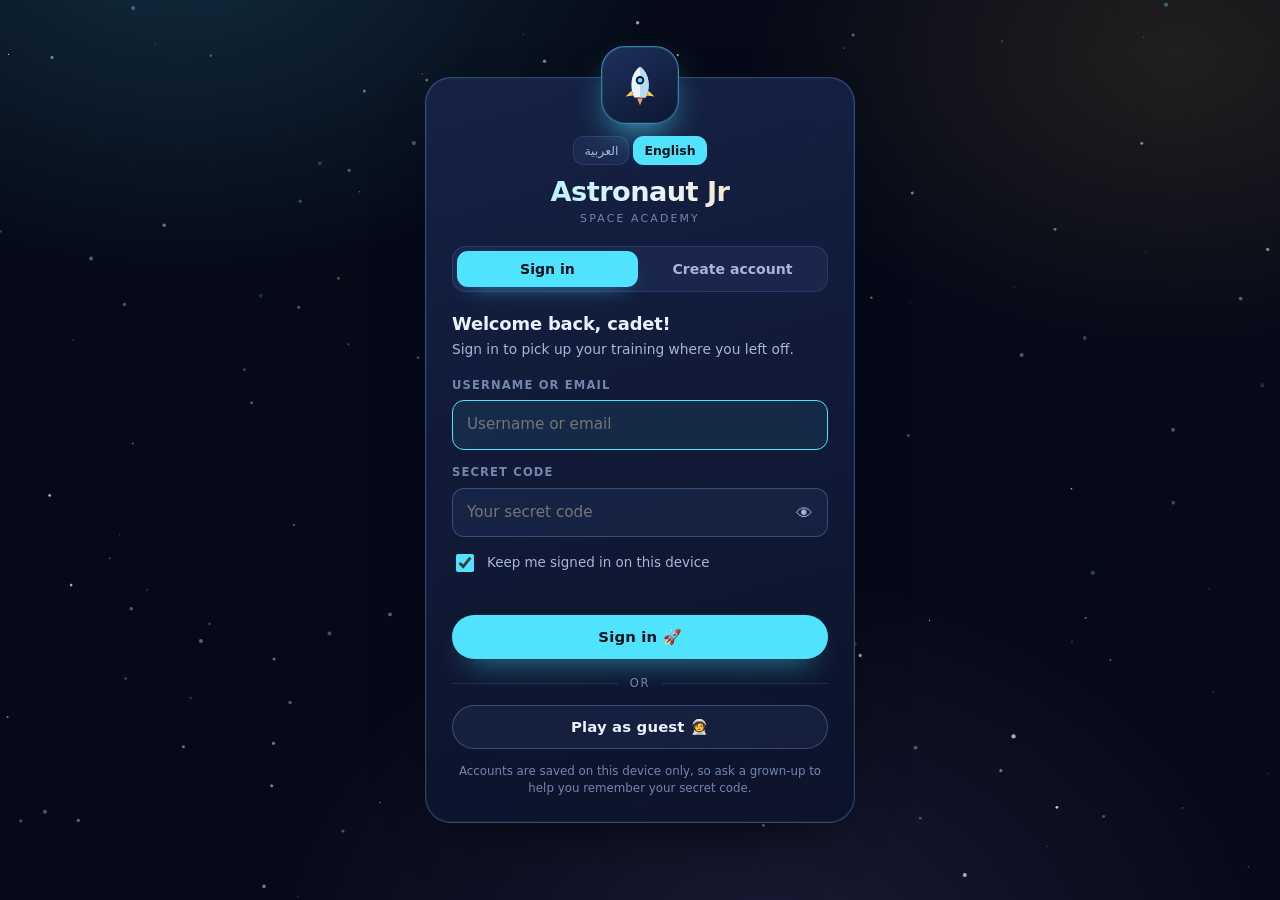
<file: index.html>
<!DOCTYPE html>
<html lang="ar" dir="rtl">
<head><meta charset="UTF-8" />
<meta name="viewport" content="width=device-width, initial-scale=1, viewport-fit=cover" />
<meta name="theme-color" content="#060a18" />
<meta name="referrer" content="origin" />
<title>Astronaut Jr — Space Academy for Young Explorers</title>
<meta name="description" content="Astronaut Jr is a kid-friendly space academy: Explore space missions, all eight planets, Astro Cinema, interactive science quizzes, and a friendly robot guide for young explorers." />
<link rel="stylesheet" href="style.css" />
</head>
<body>
<canvas id="starfield" aria-hidden="true"></canvas>
<div class="nebula" aria-hidden="true"></div>

<header class="topbar">
  <div class="topbar-inner">
    <button class="brand" type="button" onclick="app.go('missions')" aria-label="Astronaut Jr home">
      <span class="logo" aria-hidden="true">
        <svg viewBox="0 0 48 48" fill="none">
          <path d="M24 5c6 4 9 11 9 19 0 5-1 9-3 13H18c-2-4-3-8-3-13 0-8 3-15 9-19Z" fill="#eaf6ff"/>
          <path d="M24 5c6 4 9 11 9 19 0 5-1 9-3 13h-6V5Z" fill="#b8dcef"/>
          <circle cx="24" cy="19" r="4.4" fill="#0b1730"/>
          <circle cx="24" cy="19" r="2.4" fill="#4fe3ff"/>
          <path d="M15 30l-6 6 8-1M33 30l6 6-8-1" fill="#ffc857"/>
          <path d="M21 38l3 7 3-7" fill="#ff9d3d"/>
        </svg>
      </span>
      <span class="brand-text">
        <span class="brand-name">Astronaut Jr</span>
        <span class="brand-sub">Space Academy</span>
      </span>
    </button>
    <div class="hud">
      <div class="langs langs-top" role="group" aria-label="Language"><button type="button" data-lang="ar">العربية</button><button type="button" data-lang="en">English</button></div>
      <div class="hud-stat" title="Stars you have earned">
        <span class="hud-ico" aria-hidden="true">★</span>
        <span><b id="hudStars">0</b><small>stars</small></span>
      </div>
      <div class="hud-rank">
        <span id="hudRank">Space Trainee</span>
        <span class="rankbar"><i id="rankFill"></i></span>
      </div>
      <button class="icon-btn" id="btnVoice" title="Astro reads aloud" aria-label="Toggle Astro voice" aria-pressed="false">🔈</button>
      <button class="icon-btn" id="btnSound" title="Sound effects" aria-label="Toggle sound effects" aria-pressed="true">🔊</button>
      <button class="icon-btn" id="btnContact" title="Contact us" aria-label="Contact us" onclick="document.querySelector('[data-extra-view=contact]')?.click()">✉️</button>
      <button class="icon-btn" id="btnSettings" title="Settings" aria-label="Open settings">⚙️</button>
    </div>
  </div>
  <nav class="tabs" aria-label="Sections">
    <button class="tab is-active" data-view="missions">🚀 Missions</button>
    <button class="tab" data-view="planets">🪐 Planets</button>
    <button class="tab" data-view="cadet">🧑‍🚀 My Cadet</button>
    <button class="tab" data-view="trophies">🏆 Trophies</button>
  </nav>
</header>

<main id="app">
  <section class="view is-active" id="view-missions" aria-label="Training missions"></section>
  <section class="view" id="view-planets" aria-label="Planet explorer"></section>
  <section class="view" id="view-cadet" aria-label="My cadet and outfit shop"></section>
  <section class="view" id="view-trophies" aria-label="Trophies"></section>
</main>


<footer class="site-footer" id="site-footer">
  <astro-contact>
    <p>Contact us: <a href="mailto:astronautjr.space@gmail.com">astronautjr.space@gmail.com</a> · <a href="tel:+201125643239">01125643239</a></p>
  </astro-contact>
  <p class="copyright">copyright© <span id="copyYear"></span> Astronaut Jr.</p>
</footer>

<!-- ================= MISSION OVERLAY ================= -->
<div class="overlay" id="missionOverlay" role="dialog" aria-modal="true" aria-labelledby="missionTitle">
  <div class="sheet">
    <div class="sheet-head">
      <div>
        <small id="missionKicker">Mission 01</small>
        <h3 id="missionTitle">Mission title</h3>
      </div>
      <div class="lesson-dots" id="lessonDots" aria-hidden="true"></div>
      <button class="close-x spacer" onclick="app.closeMission()" aria-label="Close mission">✕</button>
    </div>
    <div class="sheet-body" id="missionBody"></div>
    <div class="sheet-foot" id="missionFoot"></div>
  </div>
</div>

<!-- ================= PLANET SHEET ================= -->
<div class="overlay" id="planetSheet" role="dialog" aria-modal="true" aria-label="Planet file">
  <div class="sheet">
    <div class="sheet-head">
      <div>
        <small>Planet file</small>
        <h3>Explorer notes</h3>
      </div>
      <button class="close-x spacer" onclick="app.closePlanet()" aria-label="Close planet">✕</button>
    </div>
    <div class="sheet-body" id="planetBody"></div>
    <div class="sheet-foot">
      <button class="btn btn-ghost btn-sm" id="planetPrev">← Previous</button>
      <button class="btn btn-primary btn-sm" id="planetRead">🔊 Read to me</button>
      <button class="btn btn-ghost btn-sm" id="planetNext">Next →</button>
    </div>
  </div>
</div>

<!-- ================= SETUP ================= -->
<div class="overlay" id="setupModal" role="dialog" aria-modal="true" aria-labelledby="setupTitle">
  <div class="sheet narrow">
    <div class="sheet-head">
      <div>
        <small>Cadet registration</small>
        <h3 id="setupTitle">Welcome to the Academy</h3>
      </div>
    </div>
    <div class="sheet-body">
      <div style="text-align:center;margin-bottom:14px">
        <div class="cadet-avatar" id="setupAvatar" style="width:150px;margin:0 auto"></div>
      </div>
      <div class="field">
        <label for="cadetName">Your cadet name</label>
        <input id="cadetName" type="text" maxlength="18" placeholder="e.g. Nova" autocomplete="off" />
      </div>
      <div class="field">
        <label>Pick your first suit colour</label>
        <div class="starter-row" id="starterColors"></div>
      </div>
      <p style="font-size:.82rem;color:var(--ink-faint);margin-bottom:14px">Everything you earn — stars, missions, outfits — is saved on this device.</p>
      <button class="btn btn-primary btn-block" id="btnStart">Start training 🚀</button>
    </div>
  </div>
</div>

<!-- ================= SETTINGS ================= -->
<div class="overlay" id="settingsModal" role="dialog" aria-modal="true" aria-labelledby="settingsTitle">
  <div class="sheet narrow">
    <div class="sheet-head">
      <div>
        <small>Cadet console</small>
        <h3 id="settingsTitle">Settings</h3>
      </div>
      <button class="close-x spacer" onclick="app.closeSettings()" aria-label="Close settings">✕</button>
    </div>
    <div class="sheet-body">
      <div class="switchline">
        <span>Sound effects<small>Little beeps and rewards</small></span>
        <button class="toggle on" id="tgSound" aria-label="Toggle sound effects"></button>
      </div>
      <div class="switchline">
        <span>Astro reads aloud<small>Speaks every lesson card and his messages</small></span>
        <button class="toggle" id="tgVoice" aria-label="Toggle Astro voice"></button>
      </div>
      <div class="switchline">
        <span>Calm mode<small>Stops floating and zoom animations</small></span>
        <button class="toggle" id="tgCalm" aria-label="Toggle calm mode"></button>
      </div>
      <div class="field" style="margin-top:16px">
        <label for="renameInput">Cadet name</label>
        <input id="renameInput" type="text" maxlength="18" />
      </div>
      <button class="btn btn-ghost btn-block" id="btnRename" style="margin-bottom:8px">Save name</button>
      <div class="switchline" style="margin-top:6px">
        <span>Signed in as<small id="authWho">Guest</small></span>
        <button class="btn btn-ghost btn-sm" id="btnSignOut" type="button">Sign out</button>
      </div>
      <button class="btn btn-ghost btn-block" id="btnReset" style="color:#ffc9c9;border-color:rgba(255,125,125,.35)">Reset all progress</button>
      <p style="font-size:.72rem;color:var(--ink-faint);margin-top:12px;text-align:center">Astronaut Jr v3 · 15 missions · saved in this browser</p>
    </div>
  </div>
</div>

<!-- ================= PIP ================= -->
<div class="pip-dock">
  <div class="pip-panel" id="pipPanel" hidden>
    <div class="pip-head">
      <div style="width:36px;height:36px;flex:none" id="pipHeadAvatar"></div>
      <div class="who"><b>Astro</b><small>Astro-buddy · online</small></div>
      <button class="close-x" style="margin-left:auto;width:34px;height:34px" onclick="app.togglePip(false)" aria-label="Close Astro">✕</button>
    </div>
    <div class="pip-log" id="pipLog" aria-live="polite"></div>
    <div class="pip-chips" id="pipChips"></div>
    <form class="pip-form" id="pipForm">
      <input id="pipInput" type="text" maxlength="120" placeholder="Ask Astro anything about space…" autocomplete="off" aria-label="Message Astro" />
      <button class="pip-send" type="submit" aria-label="Send">➤</button>
    </form>
  </div>
  <button class="pip-launcher" id="pipLauncher" aria-label="Talk to Astro">
    <span id="pipLauncherAvatar"></span>
    <span class="dot"></span>
  </button>
</div>

<div class="toast-wrap" id="toastWrap" aria-live="polite"></div>
<canvas id="confetti" aria-hidden="true"></canvas>

<!-- ================= AUTH (sign in / create account) ================= -->
<div class="auth" id="authScreen" role="dialog" aria-modal="true" aria-labelledby="authTitle">
  <canvas id="authStars" aria-hidden="true"></canvas>
  <div class="auth-glow" aria-hidden="true"></div>
  <div class="auth-card" id="authCard">
    <div class="auth-logo" aria-hidden="true">
      <svg viewBox="0 0 48 48" fill="none">
        <path d="M24 5c6 4 9 11 9 19 0 5-1 9-3 13H18c-2-4-3-8-3-13 0-8 3-15 9-19Z" fill="#eaf6ff"/>
        <path d="M24 5c6 4 9 11 9 19 0 5-1 9-3 13h-6V5Z" fill="#b8dcef"/>
        <circle cx="24" cy="19" r="4.4" fill="#0b1730"/>
        <circle cx="24" cy="19" r="2.4" fill="#4fe3ff"/>
        <path d="M15 30l-6 6 8-1M33 30l6 6-8-1" fill="#ffc857"/>
        <path d="M21 38l3 7 3-7" fill="#ff9d3d"/>
      </svg>
    </div>
    <div class="langs-auth"><div class="langs " role="group" aria-label="Language"><button type="button" data-lang="ar">العربية</button><button type="button" data-lang="en">English</button></div></div>
    <div class="auth-brand">Astronaut Jr</div>
    <div class="auth-kicker">Space Academy</div>

    <div class="auth-tabs" role="tablist" aria-label="Account">
      <button class="auth-tab" role="tab" id="tabSignin" data-mode="signin" aria-selected="true" aria-controls="authForm">Sign in</button>
      <button class="auth-tab" role="tab" id="tabSignup" data-mode="signup" aria-selected="false" aria-controls="authForm">Create account</button>
    </div>

    <h2 class="auth-title" id="authTitle">Welcome back, cadet!</h2>
    <p class="auth-lead" id="authLead">Sign in to pick up your training where you left off.</p>

    <form id="authForm" novalidate>
      <div class="field">
        <label for="authUser" id="authUserLabel">Username or email</label>
        <input id="authUser" type="text" maxlength="64" placeholder="Username or email" autocomplete="username" autocapitalize="none" autocorrect="off" spellcheck="false" />
      </div>
      <div class="field" id="authEmailWrap" hidden>
        <label for="authEmail">Email address (required)</label>
        <input id="authEmail" type="email" maxlength="64" placeholder="you@example.com" autocomplete="email" autocapitalize="none" spellcheck="false" required />
      </div>
      <div class="field">
        <label for="authPass">Secret code</label>
        <div class="auth-pw">
          <input id="authPass" type="password" placeholder="Your secret code" autocomplete="current-password" />
          <button type="button" class="auth-eye" id="authEye" aria-label="Show secret code" aria-pressed="false">👁</button>
        </div>
      </div>
      <div class="auth-meter" id="authMeter" data-s="0" hidden><i></i><i></i><i></i><i></i><span id="authMeterText"></span></div>
      <div class="field" id="authConfirmWrap" hidden>
        <label for="authPass2">Repeat secret code</label>
        <input id="authPass2" type="password" placeholder="Type it once more" autocomplete="new-password" />
      </div>
      <label class="auth-check"><input type="checkbox" id="authRemember" checked /> Keep me signed in on this device</label>
      <p class="auth-error" id="authError" role="alert"></p>
      <button class="btn btn-primary btn-block" id="authSubmit" type="submit">Sign in 🚀</button>
    </form>

    <div class="auth-or">or</div>
    <button class="btn btn-ghost btn-block" id="authGuest" type="button">Play as guest 🧑‍🚀</button>
    <p class="auth-note">Accounts are saved on this device only, so ask a grown-up to help you remember your secret code.</p>
  </div>
</div>



<script src="astro.js" defer></script>

</body>
</html>
</file>
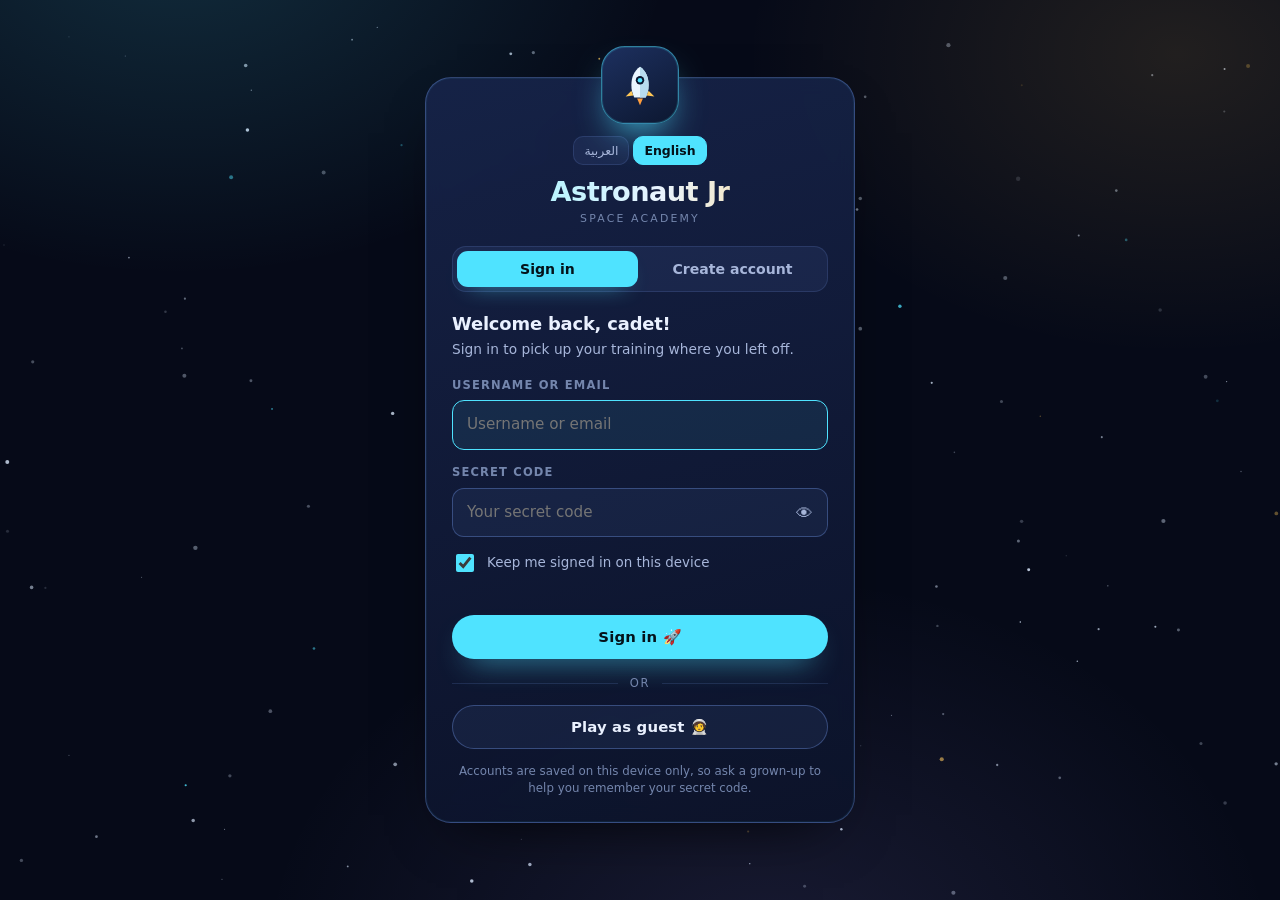
<file: index (3).html>
<!DOCTYPE html>
<html lang="ar" dir="rtl">
<head><meta charset="UTF-8" />
<meta name="viewport" content="width=device-width, initial-scale=1, viewport-fit=cover" />
<meta name="theme-color" content="#060a18" />
<meta name="referrer" content="origin" />
<title>Astronaut Jr — Space Academy for Young Explorers</title>
<meta name="description" content="Astronaut Jr is a kid-friendly space academy: Explore space missions, all eight planets, Astro Cinema, interactive science quizzes, and a friendly robot guide for young explorers." />
<link rel="stylesheet" href="style.css" />
</head>
<body>
<canvas id="starfield" aria-hidden="true"></canvas>
<div class="nebula" aria-hidden="true"></div>

<header class="topbar">
  <div class="topbar-inner">
    <button class="brand" type="button" onclick="app.go('missions')" aria-label="Astronaut Jr home">
      <span class="logo" aria-hidden="true">
        <svg viewBox="0 0 48 48" fill="none">
          <path d="M24 5c6 4 9 11 9 19 0 5-1 9-3 13H18c-2-4-3-8-3-13 0-8 3-15 9-19Z" fill="#eaf6ff"/>
          <path d="M24 5c6 4 9 11 9 19 0 5-1 9-3 13h-6V5Z" fill="#b8dcef"/>
          <circle cx="24" cy="19" r="4.4" fill="#0b1730"/>
          <circle cx="24" cy="19" r="2.4" fill="#4fe3ff"/>
          <path d="M15 30l-6 6 8-1M33 30l6 6-8-1" fill="#ffc857"/>
          <path d="M21 38l3 7 3-7" fill="#ff9d3d"/>
        </svg>
      </span>
      <span class="brand-text">
        <span class="brand-name">Astronaut Jr</span>
        <span class="brand-sub">Space Academy</span>
      </span>
    </button>
    <div class="hud">
      <div class="langs langs-top" role="group" aria-label="Language"><button type="button" data-lang="ar">العربية</button><button type="button" data-lang="en">English</button></div>
      <div class="hud-stat" title="Stars you have earned">
        <span class="hud-ico" aria-hidden="true">★</span>
        <span><b id="hudStars">0</b><small>stars</small></span>
      </div>
      <div class="hud-rank">
        <span id="hudRank">Space Trainee</span>
        <span class="rankbar"><i id="rankFill"></i></span>
      </div>
      <button class="icon-btn" id="btnVoice" title="Astro reads aloud" aria-label="Toggle Astro voice" aria-pressed="false">🔈</button>
      <button class="icon-btn" id="btnSound" title="Sound effects" aria-label="Toggle sound effects" aria-pressed="true">🔊</button>
      <button class="icon-btn" id="btnContact" title="Contact us" aria-label="Contact us" onclick="document.querySelector('[data-extra-view=contact]')?.click()">✉️</button>
      <button class="icon-btn" id="btnSettings" title="Settings" aria-label="Open settings">⚙️</button>
    </div>
  </div>
  <nav class="tabs" aria-label="Sections">
    <button class="tab is-active" data-view="missions">🚀 Missions</button>
    <button class="tab" data-view="planets">🪐 Planets</button>
    <button class="tab" data-view="cadet">🧑‍🚀 My Cadet</button>
    <button class="tab" data-view="trophies">🏆 Trophies</button>
  </nav>
</header>

<main id="app">
  <section class="view is-active" id="view-missions" aria-label="Training missions"></section>
  <section class="view" id="view-planets" aria-label="Planet explorer"></section>
  <section class="view" id="view-cadet" aria-label="My cadet and outfit shop"></section>
  <section class="view" id="view-trophies" aria-label="Trophies"></section>
</main>


<footer class="site-footer" id="site-footer">
  <astro-contact>
    <p>Contact us: <a href="mailto:astronautjr.space@gmail.com">astronautjr.space@gmail.com</a> · <a href="tel:+201125643239">01125643239</a></p>
  </astro-contact>
  <p class="copyright">© <span id="copyYear"></span> Astronaut Jr. <span>All rights reserved.</span></p>
</footer>

<!-- ================= MISSION OVERLAY ================= -->
<div class="overlay" id="missionOverlay" role="dialog" aria-modal="true" aria-labelledby="missionTitle">
  <div class="sheet">
    <div class="sheet-head">
      <div>
        <small id="missionKicker">Mission 01</small>
        <h3 id="missionTitle">Mission title</h3>
      </div>
      <div class="lesson-dots" id="lessonDots" aria-hidden="true"></div>
      <button class="close-x spacer" onclick="app.closeMission()" aria-label="Close mission">✕</button>
    </div>
    <div class="sheet-body" id="missionBody"></div>
    <div class="sheet-foot" id="missionFoot"></div>
  </div>
</div>

<!-- ================= PLANET SHEET ================= -->
<div class="overlay" id="planetSheet" role="dialog" aria-modal="true" aria-label="Planet file">
  <div class="sheet">
    <div class="sheet-head">
      <div>
        <small>Planet file</small>
        <h3>Explorer notes</h3>
      </div>
      <button class="close-x spacer" onclick="app.closePlanet()" aria-label="Close planet">✕</button>
    </div>
    <div class="sheet-body" id="planetBody"></div>
    <div class="sheet-foot">
      <button class="btn btn-ghost btn-sm" id="planetPrev">← Previous</button>
      <button class="btn btn-primary btn-sm" id="planetRead">🔊 Read to me</button>
      <button class="btn btn-ghost btn-sm" id="planetNext">Next →</button>
    </div>
  </div>
</div>

<!-- ================= SETUP ================= -->
<div class="overlay" id="setupModal" role="dialog" aria-modal="true" aria-labelledby="setupTitle">
  <div class="sheet narrow">
    <div class="sheet-head">
      <div>
        <small>Cadet registration</small>
        <h3 id="setupTitle">Welcome to the Academy</h3>
      </div>
    </div>
    <div class="sheet-body">
      <div style="text-align:center;margin-bottom:14px">
        <div class="cadet-avatar" id="setupAvatar" style="width:150px;margin:0 auto"></div>
      </div>
      <div class="field">
        <label for="cadetName">Your cadet name</label>
        <input id="cadetName" type="text" maxlength="18" placeholder="e.g. Nova" autocomplete="off" />
      </div>
      <div class="field">
        <label>Pick your first suit colour</label>
        <div class="starter-row" id="starterColors"></div>
      </div>
      <p style="font-size:.82rem;color:var(--ink-faint);margin-bottom:14px">Everything you earn — stars, missions, outfits — is saved on this device.</p>
      <button class="btn btn-primary btn-block" id="btnStart">Start training 🚀</button>
    </div>
  </div>
</div>

<!-- ================= SETTINGS ================= -->
<div class="overlay" id="settingsModal" role="dialog" aria-modal="true" aria-labelledby="settingsTitle">
  <div class="sheet narrow">
    <div class="sheet-head">
      <div>
        <small>Cadet console</small>
        <h3 id="settingsTitle">Settings</h3>
      </div>
      <button class="close-x spacer" onclick="app.closeSettings()" aria-label="Close settings">✕</button>
    </div>
    <div class="sheet-body">
      <div class="switchline">
        <span>Sound effects<small>Little beeps and rewards</small></span>
        <button class="toggle on" id="tgSound" aria-label="Toggle sound effects"></button>
      </div>
      <div class="switchline">
        <span>Astro reads aloud<small>Speaks every lesson card and his messages</small></span>
        <button class="toggle" id="tgVoice" aria-label="Toggle Astro voice"></button>
      </div>
      <div class="switchline">
        <span>Calm mode<small>Stops floating and zoom animations</small></span>
        <button class="toggle" id="tgCalm" aria-label="Toggle calm mode"></button>
      </div>
      <div class="field" style="margin-top:16px">
        <label for="renameInput">Cadet name</label>
        <input id="renameInput" type="text" maxlength="18" />
      </div>
      <button class="btn btn-ghost btn-block" id="btnRename" style="margin-bottom:8px">Save name</button>
      <div class="switchline" style="margin-top:6px">
        <span>Signed in as<small id="authWho">Guest</small></span>
        <button class="btn btn-ghost btn-sm" id="btnSignOut" type="button">Sign out</button>
      </div>
      <button class="btn btn-ghost btn-block" id="btnReset" style="color:#ffc9c9;border-color:rgba(255,125,125,.35)">Reset all progress</button>
      <p style="font-size:.72rem;color:var(--ink-faint);margin-top:12px;text-align:center">Astronaut Jr v3 · 15 missions · saved in this browser</p>
    </div>
  </div>
</div>

<!-- ================= PIP ================= -->
<div class="pip-dock">
  <div class="pip-panel" id="pipPanel" hidden>
    <div class="pip-head">
      <div style="width:36px;height:36px;flex:none" id="pipHeadAvatar"></div>
      <div class="who"><b>Astro</b><small>Astro-buddy · online</small></div>
      <button class="close-x" style="margin-left:auto;width:34px;height:34px" onclick="app.togglePip(false)" aria-label="Close Astro">✕</button>
    </div>
    <div class="pip-log" id="pipLog" aria-live="polite"></div>
    <div class="pip-chips" id="pipChips"></div>
    <form class="pip-form" id="pipForm">
      <input id="pipInput" type="text" maxlength="120" placeholder="Ask Astro anything about space…" autocomplete="off" aria-label="Message Astro" />
      <button class="pip-send" type="submit" aria-label="Send">➤</button>
    </form>
  </div>
  <button class="pip-launcher" id="pipLauncher" aria-label="Talk to Astro">
    <span id="pipLauncherAvatar"></span>
    <span class="dot"></span>
  </button>
</div>

<div class="toast-wrap" id="toastWrap" aria-live="polite"></div>
<canvas id="confetti" aria-hidden="true"></canvas>

<!-- ================= AUTH (sign in / create account) ================= -->
<div class="auth" id="authScreen" role="dialog" aria-modal="true" aria-labelledby="authTitle">
  <canvas id="authStars" aria-hidden="true"></canvas>
  <div class="auth-glow" aria-hidden="true"></div>
  <div class="auth-card" id="authCard">
    <div class="auth-logo" aria-hidden="true">
      <svg viewBox="0 0 48 48" fill="none">
        <path d="M24 5c6 4 9 11 9 19 0 5-1 9-3 13H18c-2-4-3-8-3-13 0-8 3-15 9-19Z" fill="#eaf6ff"/>
        <path d="M24 5c6 4 9 11 9 19 0 5-1 9-3 13h-6V5Z" fill="#b8dcef"/>
        <circle cx="24" cy="19" r="4.4" fill="#0b1730"/>
        <circle cx="24" cy="19" r="2.4" fill="#4fe3ff"/>
        <path d="M15 30l-6 6 8-1M33 30l6 6-8-1" fill="#ffc857"/>
        <path d="M21 38l3 7 3-7" fill="#ff9d3d"/>
      </svg>
    </div>
    <div class="langs-auth"><div class="langs " role="group" aria-label="Language"><button type="button" data-lang="ar">العربية</button><button type="button" data-lang="en">English</button></div></div>
    <div class="auth-brand">Astronaut Jr</div>
    <div class="auth-kicker">Space Academy</div>

    <div class="auth-tabs" role="tablist" aria-label="Account">
      <button class="auth-tab" role="tab" id="tabSignin" data-mode="signin" aria-selected="true" aria-controls="authForm">Sign in</button>
      <button class="auth-tab" role="tab" id="tabSignup" data-mode="signup" aria-selected="false" aria-controls="authForm">Create account</button>
    </div>

    <h2 class="auth-title" id="authTitle">Welcome back, cadet!</h2>
    <p class="auth-lead" id="authLead">Sign in to pick up your training where you left off.</p>

    <form id="authForm" novalidate>
      <div class="field">
        <label for="authUser" id="authUserLabel">Username or email</label>
        <input id="authUser" type="text" maxlength="64" placeholder="Username or email" autocomplete="username" autocapitalize="none" autocorrect="off" spellcheck="false" />
      </div>
      <div class="field" id="authEmailWrap" hidden>
        <label for="authEmail">Email address (required)</label>
        <input id="authEmail" type="email" maxlength="64" placeholder="you@example.com" autocomplete="email" autocapitalize="none" spellcheck="false" required />
      </div>
      <div class="field">
        <label for="authPass">Secret code</label>
        <div class="auth-pw">
          <input id="authPass" type="password" placeholder="Your secret code" autocomplete="current-password" />
          <button type="button" class="auth-eye" id="authEye" aria-label="Show secret code" aria-pressed="false">👁</button>
        </div>
      </div>
      <div class="auth-meter" id="authMeter" data-s="0" hidden><i></i><i></i><i></i><i></i><span id="authMeterText"></span></div>
      <div class="field" id="authConfirmWrap" hidden>
        <label for="authPass2">Repeat secret code</label>
        <input id="authPass2" type="password" placeholder="Type it once more" autocomplete="new-password" />
      </div>
      <label class="auth-check"><input type="checkbox" id="authRemember" checked /> Keep me signed in on this device</label>
      <p class="auth-error" id="authError" role="alert"></p>
      <button class="btn btn-primary btn-block" id="authSubmit" type="submit">Sign in 🚀</button>
    </form>

    <div class="auth-or">or</div>
    <button class="btn btn-ghost btn-block" id="authGuest" type="button">Play as guest 🧑‍🚀</button>
    <p class="auth-note">Accounts are saved on this device only, so ask a grown-up to help you remember your secret code.</p>
  </div>
</div>



<script src="astro.js" defer></script>

</body>
</html>
</file>
<file: style.css>
/* ============================================================
   ASTROCADET — design system
   ============================================================ */
:root{
  --bg:#060a18;
  --bg-2:#0a1024;
  --panel:#0f1730;
  --panel-2:#121d3c;
  --panel-3:#17244a;
  --line:rgba(126,168,255,.15);
  --line-strong:rgba(126,168,255,.32);
  --ink:#eaf1ff;
  --ink-dim:#a7b6da;
  --ink-faint:#7486ad;
  --cyan:#4fe3ff;
  --mint:#5ff0b6;
  --amber:#ffc857;
  --coral:#ff7d7d;
  --violet:#a99bff;
  --r-sm:12px;
  --r:18px;
  --r-lg:26px;
  --shadow:0 24px 60px -32px rgba(0,0,0,.95);
  --font:"Trebuchet MS","Segoe UI Variable","Segoe UI",system-ui,-apple-system,"Helvetica Neue",Arial,sans-serif;
}

*,*::before,*::after{box-sizing:border-box}
html,body{margin:0;padding:0}
html{-webkit-text-size-adjust:100%}
body{
  min-height:100vh;
  background:var(--bg);
  color:var(--ink);
  font-family:var(--font);
  font-size:16px;
  line-height:1.55;
  -webkit-font-smoothing:antialiased;
  overflow-x:hidden;
}
body.is-locked{overflow:hidden}
h1,h2,h3,h4,h5,p{margin:0}
button{font-family:inherit}
a{color:var(--cyan)}
img,svg{display:block;max-width:100%}
:focus-visible{outline:2px solid var(--cyan);outline-offset:3px;border-radius:10px}
.sr-only{position:absolute;width:1px;height:1px;padding:0;margin:-1px;overflow:hidden;clip:rect(0,0,0,0);white-space:nowrap;border:0}

#starfield{position:fixed;inset:0;width:100%;height:100%;z-index:0;pointer-events:none}
.nebula{
  position:fixed;inset:0;z-index:0;pointer-events:none;
  background:
    radial-gradient(900px 620px at 12% -10%, rgba(79,227,255,.13), transparent 62%),
    radial-gradient(780px 520px at 92% 4%, rgba(255,200,87,.10), transparent 60%),
    radial-gradient(900px 700px at 60% 108%, rgba(95,240,182,.09), transparent 62%);
}

/* ---------- top bar ---------- */
.topbar{
  position:sticky;top:0;z-index:40;
  background:rgba(7,11,26,.82);
  backdrop-filter:blur(18px) saturate(140%);
  border-bottom:1px solid var(--line);
}
.topbar-inner{
  max-width:1180px;margin:0 auto;padding:12px 18px;
  display:flex;align-items:center;justify-content:space-between;gap:14px;
}
.brand{
  display:flex;align-items:center;gap:12px;background:none;border:0;
  padding:0;cursor:pointer;color:inherit;text-align:left;
}
.logo{
  width:46px;height:46px;border-radius:15px;flex:none;
  display:grid;place-items:center;
  background:linear-gradient(150deg,#1a2a55,#0c1730);
  border:1px solid rgba(79,227,255,.45);
  box-shadow:0 0 0 1px rgba(79,227,255,.12) inset,0 12px 26px -14px rgba(79,227,255,.9);
}
.logo svg{width:28px;height:28px}
.brand-text{display:flex;flex-direction:column;line-height:1.1}
.brand-name{
  font-size:1.3rem;font-weight:800;letter-spacing:-.02em;
  background:linear-gradient(92deg,#8df3ff,#e9f4ff 55%,#ffd98a);
  -webkit-background-clip:text;background-clip:text;color:transparent;
}
.brand-sub{font-size:.7rem;letter-spacing:.14em;text-transform:uppercase;color:var(--ink-faint);margin-top:3px}

.hud{display:flex;align-items:center;gap:9px}
.hud-stat{
  display:flex;align-items:center;gap:9px;
  background:rgba(255,200,87,.09);
  border:1px solid rgba(255,200,87,.35);
  border-radius:999px;padding:6px 14px 6px 10px;
  color:var(--amber);
}
.hud-ico{font-size:1rem;filter:drop-shadow(0 0 8px rgba(255,200,87,.7))}
.hud-stat b{font-size:1.05rem;font-weight:800;letter-spacing:-.01em}
.hud-stat small{display:block;font-size:.6rem;letter-spacing:.12em;text-transform:uppercase;color:rgba(255,200,87,.72);line-height:1}
.hud-rank{display:none;flex-direction:column;gap:5px;min-width:132px}
.hud-rank span:first-child{font-size:.72rem;letter-spacing:.08em;text-transform:uppercase;color:var(--ink-dim)}
.rankbar{height:6px;border-radius:99px;background:rgba(126,168,255,.14);overflow:hidden;display:block}
.rankbar i{display:block;height:100%;width:0;border-radius:99px;background:linear-gradient(90deg,var(--cyan),var(--mint));transition:width .7s cubic-bezier(.2,.8,.3,1)}
.icon-btn{
  width:42px;height:42px;flex:none;display:grid;place-items:center;
  border-radius:13px;border:1px solid var(--line);background:rgba(126,168,255,.07);
  color:var(--ink);font-size:1rem;cursor:pointer;transition:background .18s,transform .18s;
}
.icon-btn:hover{background:rgba(126,168,255,.16);transform:translateY(-1px)}

/* ---------- nav tabs ---------- */
.tabs{
  max-width:1180px;margin:0 auto;padding:0 18px 10px;
  display:flex;gap:8px;overflow-x:auto;scrollbar-width:none;
}
.tabs::-webkit-scrollbar{display:none}
.tab{
  flex:none;display:inline-flex;align-items:center;gap:7px;
  padding:9px 16px;min-height:42px;border-radius:999px;cursor:pointer;
  border:1px solid transparent;background:transparent;color:var(--ink-dim);
  font-size:.9rem;font-weight:700;white-space:nowrap;transition:all .18s;
}
.tab:hover{color:var(--ink);background:rgba(126,168,255,.09)}
.tab.is-active{
  color:#04121a;background:var(--cyan);
  box-shadow:0 10px 24px -14px var(--cyan);
  border-color:transparent;
}

/* ---------- layout ---------- */
main{position:relative;z-index:1;padding:22px 18px 120px;max-width:1180px;margin:0 auto}
.view{display:none}
.view.is-active{display:block;animation:viewIn .4s cubic-bezier(.2,.8,.3,1) both}
@keyframes viewIn{from{opacity:0;transform:translateY(12px)}to{opacity:1;transform:none}}

/* ---------- hero ---------- */
.hero{
  position:relative;overflow:hidden;
  border-radius:var(--r-lg);
  border:1px solid var(--line-strong);
  background:
    radial-gradient(700px 340px at 88% -30%, rgba(79,227,255,.18), transparent 65%),
    linear-gradient(160deg,#16224a,#0c142b 62%);
  padding:26px;display:grid;grid-template-columns:1fr;gap:20px;
  box-shadow:var(--shadow);
}
.hero::after{
  content:"";position:absolute;right:-90px;bottom:-140px;width:340px;height:340px;
  border-radius:50%;border:1px dashed rgba(126,168,255,.18);
  box-shadow:0 0 0 44px rgba(126,168,255,.04),0 0 0 100px rgba(126,168,255,.025);
  pointer-events:none;
}
.eyebrow{
  display:inline-flex;align-items:center;gap:8px;
  font-size:.68rem;letter-spacing:.18em;text-transform:uppercase;
  color:var(--cyan);background:rgba(79,227,255,.1);
  border:1px solid rgba(79,227,255,.3);border-radius:999px;padding:5px 12px;
}
.hero h2{
  font-size:clamp(1.65rem,4.4vw,2.5rem);line-height:1.1;
  letter-spacing:-.025em;margin:14px 0 10px;font-weight:800;
}
.hero h2 em{font-style:normal;color:var(--amber)}
.hero p{color:var(--ink-dim);max-width:52ch;font-size:.98rem}
.hero-actions{display:flex;flex-wrap:wrap;gap:10px;margin-top:20px}
.hero-visual > svg{width:100%;max-width:270px;height:auto;margin:0 auto}
.hero-visual{position:relative;display:grid;place-items:center;min-height:210px}

/* ---------- buttons ---------- */
.btn{
  display:inline-flex;align-items:center;justify-content:center;gap:8px;
  min-height:44px;padding:10px 18px;border-radius:999px;
  border:1px solid transparent;cursor:pointer;
  font-size:.93rem;font-weight:800;letter-spacing:.01em;
  transition:transform .16s cubic-bezier(.2,.8,.3,1),box-shadow .2s,background .2s,opacity .2s;
}
.btn:hover{transform:translateY(-2px)}
.btn:active{transform:translateY(0) scale(.985)}
.btn[disabled]{opacity:.45;cursor:not-allowed;transform:none}
.btn-primary{background:var(--cyan);color:#04121a;box-shadow:0 14px 30px -16px rgba(79,227,255,.95)}
.btn-amber{background:var(--amber);color:#241703;box-shadow:0 14px 30px -16px rgba(255,200,87,.9)}
.btn-mint{background:var(--mint);color:#03231a;box-shadow:0 14px 30px -16px rgba(95,240,182,.9)}
.btn-ghost{background:rgba(126,168,255,.08);border-color:var(--line-strong);color:var(--ink)}
.btn-ghost:hover{background:rgba(126,168,255,.16)}
.btn-sm{min-height:36px;padding:7px 13px;font-size:.8rem}
.btn-block{width:100%}

/* ---------- progress strip ---------- */
.strip{
  margin-top:18px;display:grid;grid-template-columns:repeat(2,1fr);gap:10px;
}
.strip-cell{
  background:rgba(15,23,48,.72);border:1px solid var(--line);
  border-radius:var(--r);padding:13px 15px;
}
.strip-cell b{display:block;font-size:1.35rem;font-weight:800;letter-spacing:-.02em}
.strip-cell span{font-size:.72rem;letter-spacing:.1em;text-transform:uppercase;color:var(--ink-faint)}
.strip-cell.accent b{color:var(--amber)}
.strip-cell.mint b{color:var(--mint)}

/* ---------- section heading ---------- */
.sec-head{display:flex;align-items:flex-end;justify-content:space-between;gap:14px;margin:30px 0 14px;flex-wrap:wrap}
.sec-head h2{font-size:clamp(1.2rem,3vw,1.55rem);letter-spacing:-.02em;font-weight:800}
.sec-head p{color:var(--ink-faint);font-size:.88rem;margin-top:4px}
.sec-head .link{background:none;border:0;color:var(--cyan);font-weight:700;font-size:.85rem;cursor:pointer;padding:6px}

/* ---------- mission map ---------- */
.mission-grid{display:grid;grid-template-columns:1fr;gap:14px}
.mission-card{
  position:relative;text-align:left;cursor:pointer;overflow:hidden;
  border-radius:var(--r-lg);padding:18px;
  border:1px solid var(--line);
  background:linear-gradient(165deg,rgba(23,36,74,.9),rgba(12,20,43,.94));
  color:inherit;font-family:inherit;
  transition:transform .22s cubic-bezier(.2,.8,.3,1),border-color .22s,box-shadow .22s;
}
.mission-card::before{
  content:"";position:absolute;inset:0 auto 0 0;width:4px;
  background:hsl(var(--hue,190) 92% 62%);opacity:.85;
}
.mission-card::after{
  content:"";position:absolute;right:-40px;top:-40px;width:140px;height:140px;
  border-radius:50%;background:radial-gradient(circle,hsl(var(--hue,190) 92% 62% / .18),transparent 70%);
  pointer-events:none;
}
.mission-card:hover{transform:translateY(-4px);border-color:var(--line-strong);box-shadow:0 24px 44px -30px rgba(0,0,0,.95)}
.mission-card.is-locked{cursor:not-allowed;opacity:.62;background:linear-gradient(165deg,rgba(18,26,52,.7),rgba(10,16,34,.85))}
.mission-card.is-locked:hover{transform:none;border-color:var(--line)}
.mission-card.is-done{border-color:rgba(95,240,182,.32)}
.m-top{display:flex;align-items:center;gap:10px;margin-bottom:12px}
.m-orb{
  width:46px;height:46px;border-radius:50%;flex:none;display:grid;place-items:center;
  font-size:1.2rem;font-weight:800;color:#061020;
  background:radial-gradient(circle at 32% 28%,hsl(var(--hue,190) 100% 82%),hsl(var(--hue,190) 88% 56%));
  box-shadow:0 0 0 4px hsl(var(--hue,190) 90% 60% / .12),0 10px 20px -12px hsl(var(--hue,190) 90% 60%);
}
.mission-card.is-locked .m-orb{background:#2a3559;color:#7d8db5;box-shadow:none}
.m-num{font-size:.68rem;letter-spacing:.16em;text-transform:uppercase;color:var(--ink-faint)}
.m-status{
  margin-left:auto;font-size:.66rem;font-weight:800;letter-spacing:.1em;
  text-transform:uppercase;padding:5px 10px;border-radius:999px;
  border:1px solid var(--line);color:var(--ink-dim);white-space:nowrap;
}
.m-status.done{color:#03231a;background:var(--mint);border-color:transparent}
.m-status.ready{color:#04121a;background:var(--cyan);border-color:transparent}
.m-status.locked{color:var(--ink-faint)}
.mission-card h3{font-size:1.06rem;font-weight:800;letter-spacing:-.01em;line-height:1.25}
.mission-card .m-sub{font-size:.82rem;color:var(--ink-dim);margin-top:4px;min-height:2.4em}
.m-meta{display:flex;align-items:center;gap:12px;margin-top:14px;font-size:.74rem;color:var(--ink-faint)}
.m-meta i{font-style:normal;color:var(--ink-dim)}
.m-dots{display:flex;gap:4px;margin-left:auto}
.m-dot{width:7px;height:7px;border-radius:50%;background:rgba(126,168,255,.22)}
.m-dot.on{background:var(--mint)}

/* ---------- planet cards ---------- */
.planet-grid{display:grid;grid-template-columns:repeat(2,minmax(0,1fr));gap:12px}
.planet-grid > *{min-width:0}
.planet-card{
  position:relative;cursor:pointer;border-radius:var(--r);padding:15px 13px 13px;
  border:1px solid var(--line);background:rgba(15,23,48,.7);
  display:flex;flex-direction:column;align-items:center;gap:8px;
  color:inherit;font-family:inherit;text-align:center;
  transition:transform .2s,border-color .2s,background .2s;
}
.planet-card:hover{transform:translateY(-3px);border-color:var(--line-strong);background:rgba(23,36,74,.8)}
.planet-card .pv{width:74px;height:74px;display:grid;place-items:center}
.planet-card h4{font-size:.92rem;font-weight:800}
.planet-card small{font-size:.68rem;color:var(--ink-faint);letter-spacing:.06em;text-transform:uppercase}
.planet-card .seen{
  position:absolute;top:9px;right:9px;font-size:.6rem;color:var(--mint);
  background:rgba(95,240,182,.12);border:1px solid rgba(95,240,182,.35);
  border-radius:99px;padding:2px 7px;
}

/* ---------- sheets / overlays ---------- */
.overlay{
  position:fixed;inset:0;z-index:70;display:none;
  padding:16px;background:rgba(4,7,18,.78);
  backdrop-filter:blur(14px) saturate(120%);
  overflow-y:auto;
}
.overlay.is-open{display:grid;place-items:center;animation:fadeIn .22s ease both}
@keyframes fadeIn{from{opacity:0}to{opacity:1}}
.sheet{
  width:100%;max-width:960px;background:var(--bg-2);
  border:1px solid var(--line-strong);border-radius:var(--r-lg);
  box-shadow:var(--shadow);overflow:hidden;
  display:flex;flex-direction:column;max-height:92vh;
  animation:sheetIn .3s cubic-bezier(.2,.8,.3,1) both;
}
@keyframes sheetIn{from{opacity:0;transform:translateY(20px) scale(.99)}to{opacity:1;transform:none}}
.sheet.narrow{max-width:520px}
.sheet-head{
  display:flex;align-items:center;gap:12px;padding:14px 18px;
  border-bottom:1px solid var(--line);background:rgba(10,16,36,.9);
  position:sticky;top:0;z-index:3;
}
.sheet-head h3{font-size:1.02rem;font-weight:800;letter-spacing:-.01em;line-height:1.2}
.sheet-head small{display:block;font-size:.7rem;color:var(--ink-faint);letter-spacing:.1em;text-transform:uppercase;margin-top:2px}
.sheet-head .spacer{margin-left:auto}
.sheet-body{padding:18px 18px 30px;overflow-y:auto}
.sheet-foot{
  padding:14px 18px;border-top:1px solid var(--line);background:rgba(10,16,36,.92);
  display:flex;gap:10px;align-items:center;flex-wrap:wrap;
}
.close-x{
  width:40px;height:40px;border-radius:12px;border:1px solid var(--line);
  background:rgba(126,168,255,.07);color:var(--ink-dim);cursor:pointer;font-size:1.05rem;
  display:grid;place-items:center;flex:none;transition:all .18s;
}
.close-x:hover{background:rgba(255,125,125,.15);color:#ffd9d9;border-color:rgba(255,125,125,.4)}

/* ---------- lesson ---------- */
.lesson-dots{display:flex;gap:6px;margin-left:auto}
.lesson-dots i{width:22px;height:5px;border-radius:99px;background:rgba(126,168,255,.2);display:block;transition:background .3s}
.lesson-dots i.on{background:var(--cyan)}
.lesson-wrap{display:grid;gap:18px}
.lesson-art{
  border-radius:var(--r);overflow:hidden;background:
    radial-gradient(420px 220px at 50% 0%,rgba(79,227,255,.14),transparent 70%),
    linear-gradient(160deg,#101a38,#0a1024);
  border:1px solid var(--line);padding:10px;display:grid;place-items:center;min-height:190px;
}
.lesson-art svg{width:100%;height:auto;max-height:250px}
.lesson-copy h3{font-size:clamp(1.2rem,3.2vw,1.6rem);letter-spacing:-.02em;font-weight:800;margin-bottom:10px}
.lesson-copy p{color:var(--ink-dim);font-size:.96rem;line-height:1.65}
.lesson-copy p + p{margin-top:12px}
.lesson-note{
  margin-top:16px;border-left:3px solid var(--amber);padding:10px 14px;
  background:rgba(255,200,87,.07);border-radius:0 12px 12px 0;
  font-size:.88rem;color:#ffe9bd;
}
.lesson-note b{color:var(--amber)}

/* ---------- activity ---------- */
.activity-head{display:flex;align-items:center;gap:10px;margin-bottom:14px;flex-wrap:wrap}
.pill{
  font-size:.68rem;letter-spacing:.12em;text-transform:uppercase;font-weight:800;
  padding:5px 11px;border-radius:999px;border:1px solid var(--line);
  color:var(--cyan);background:rgba(79,227,255,.08);
}
.pill.amber{color:var(--amber);background:rgba(255,200,87,.09);border-color:rgba(255,200,87,.3)}
.pill.mint{color:var(--mint);background:rgba(95,240,182,.09);border-color:rgba(95,240,182,.3)}
.activity-box{
  border-radius:var(--r);border:1px solid var(--line);
  background:linear-gradient(170deg,#0b132b,#080d1e);
  padding:16px;min-height:280px;position:relative;overflow:hidden;
}
.activity-hint{font-size:.9rem;color:var(--ink-dim);margin-bottom:14px}
.activity-hint b{color:var(--cyan)}

/* constellation activity */
.sky{position:relative;height:250px;border-radius:14px;background:radial-gradient(120% 100% at 50% 0%,#0d1733,#050a18);border:1px solid rgba(126,168,255,.14);overflow:hidden}
.sky-star{
  position:absolute;width:44px;height:44px;margin:-22px 0 0 -22px;border-radius:50%;
  border:2px solid rgba(126,168,255,.35);background:#1b2748;color:#93a6cd;
  font-weight:800;cursor:pointer;display:grid;place-items:center;font-size:.9rem;
  transition:all .25s;z-index:2;
}
.sky-star.next{background:radial-gradient(circle at 35% 30%,#fff3c4,#ffc857);color:#241703;border-color:#fff0bf;box-shadow:0 0 22px rgba(255,200,87,.75)}
.sky-star.done{background:radial-gradient(circle at 35% 30%,#d3fff0,#5ff0b6);color:#03231a;border-color:#c8ffe8;box-shadow:0 0 18px rgba(95,240,182,.6);cursor:default}
.sky-star.wrong{animation:shake .38s}
.sky-lines{position:absolute;inset:0;width:100%;height:100%;z-index:1;pointer-events:none}
@keyframes shake{0%,100%{transform:translateX(0)}25%{transform:translateX(-6px)}75%{transform:translateX(6px)}}

/* rocket / slider */
.rocket-stage{position:relative;height:180px;display:grid;place-items:center;overflow:hidden;border-radius:14px;background:radial-gradient(70% 100% at 50% 110%,rgba(79,227,255,.14),transparent 70%)}
.rocket-emoji{font-size:3.4rem;transition:transform .25s ease-out;filter:drop-shadow(0 12px 20px rgba(79,227,255,.35))}
.range{width:100%;accent-color:#4fe3ff;height:28px}
.thrust-read{display:flex;justify-content:space-between;font-size:.8rem;color:var(--ink-faint);margin-top:4px}
.thrust-read b{color:var(--amber);font-size:1rem}

/* switches */
.switch-row{display:grid;grid-template-columns:1fr;gap:10px}
.switch{
  display:flex;align-items:center;gap:12px;justify-content:space-between;
  border-radius:14px;border:1px solid rgba(255,125,125,.4);background:rgba(255,125,125,.06);
  padding:13px 15px;cursor:pointer;font-weight:800;color:#ffc9c9;font-size:.9rem;transition:all .22s;
}
.switch small{display:block;font-weight:600;font-size:.7rem;color:rgba(255,201,201,.65);letter-spacing:.04em;text-transform:uppercase}
.switch .knob{width:44px;height:24px;border-radius:99px;background:rgba(255,125,125,.35);position:relative;flex:none;transition:background .22s}
.switch .knob::after{content:"";position:absolute;top:3px;left:3px;width:18px;height:18px;border-radius:50%;background:#fff;transition:transform .22s}
.switch.on{border-color:rgba(95,240,182,.5);background:rgba(95,240,182,.09);color:#c9ffee}
.switch.on small{color:rgba(201,255,238,.7)}
.switch.on .knob{background:var(--mint)}
.switch.on .knob::after{transform:translateX(20px)}

/* zero g catcher */
.float-field{position:relative;height:250px;border-radius:14px;background:radial-gradient(90% 80% at 50% 50%,#0e1a38,#060b1a);border:1px solid rgba(126,168,255,.14);overflow:hidden;cursor:crosshair}
.float-item{position:absolute;width:54px;height:54px;display:grid;place-items:center;border-radius:50%;font-size:1.6rem;background:rgba(126,168,255,.1);border:1px solid rgba(126,168,255,.28);cursor:pointer;transition:transform .2s,opacity .2s}
.float-item:hover{transform:scale(1.12)}
.float-item.caught{opacity:0;pointer-events:none;transform:scale(.4)}

/* lander */
.lander-field{position:relative;height:270px;border-radius:14px;overflow:hidden;background:radial-gradient(120% 80% at 50% 0%,#0b1530,#05080f);border:1px solid rgba(126,168,255,.14)}
.moon-ground{position:absolute;left:0;right:0;bottom:0;height:52px;background:linear-gradient(180deg,#4c5670,#2b3245);border-top:2px solid #93a0bd}
.moon-ground::before{content:"";position:absolute;top:8px;left:8%;width:38px;height:10px;border-radius:50%;background:rgba(0,0,0,.22)}
.moon-ground::after{content:"";position:absolute;top:18px;right:14%;width:26px;height:8px;border-radius:50%;background:rgba(0,0,0,.22)}
.lander{position:absolute;left:50%;transform:translateX(-50%);font-size:2.4rem;transition:bottom .12s linear;filter:drop-shadow(0 8px 14px rgba(255,200,87,.3))}
.lander-hud{position:absolute;top:12px;left:12px;right:12px;display:flex;justify-content:space-between;font-size:.74rem;color:var(--ink-dim);z-index:2}
.lander-hud b{display:block;font-size:1rem;color:var(--ink)}
.flame{position:absolute;left:50%;transform:translateX(-50%);top:100%;width:12px;height:26px;border-radius:50% 50% 60% 60%;background:linear-gradient(180deg,#ffe6a8,#ff9d3d,transparent);opacity:0;transition:opacity .08s}
.flame.on{opacity:1}

/* orbit activity */
.orbit-stage{position:relative;height:260px;border-radius:14px;overflow:hidden;background:radial-gradient(70% 70% at 50% 50%,#0d1a36,#05080f);border:1px solid rgba(126,168,255,.14);display:grid;place-items:center}
.orbit-earth{position:absolute;left:50%;top:50%;transform:translate(-50%,-50%);width:64px;height:64px}
.orbit-path{position:absolute;left:50%;top:50%;border:1px dashed rgba(126,168,255,.28);border-radius:50%;transform:translate(-50%,-50%)}
.orbit-sat{position:absolute;left:50%;top:50%;width:16px;height:16px;border-radius:4px;background:var(--amber);box-shadow:0 0 14px var(--amber)}
.orbit-read{position:absolute;bottom:10px;left:12px;right:12px;display:flex;justify-content:space-between;font-size:.75rem;color:var(--ink-faint)}

/* checklist */
.check-list{display:grid;gap:9px}
.check-item{
  display:flex;align-items:center;gap:11px;text-align:left;
  border-radius:13px;border:1px solid var(--line);background:rgba(18,29,60,.7);
  padding:12px 14px;cursor:pointer;color:var(--ink);font-weight:700;font-size:.88rem;
  transition:all .18s;
}
.check-item:hover{border-color:var(--line-strong);background:rgba(23,36,74,.9)}
.check-item .num{width:26px;height:26px;border-radius:50%;display:grid;place-items:center;flex:none;background:rgba(126,168,255,.14);font-size:.76rem;color:var(--ink-dim)}
.check-item.done{border-color:rgba(95,240,182,.45);background:rgba(95,240,182,.1);color:#d3fff0}
.check-item.done .num{background:var(--mint);color:#03231a}
.check-item.bad{animation:shake .35s;border-color:rgba(255,125,125,.6)}

/* ---------- quiz ---------- */
.quiz-wrap{margin-top:18px;border-top:1px solid var(--line);padding-top:18px}
.quiz-top{display:flex;align-items:center;gap:10px;margin-bottom:6px}
.quiz-top h4{font-size:.82rem;letter-spacing:.14em;text-transform:uppercase;color:var(--amber);font-weight:800}
.quiz-step{margin-left:auto;font-size:.75rem;color:var(--ink-faint)}
.q-text{font-size:clamp(1.02rem,2.6vw,1.2rem);font-weight:800;line-height:1.35;letter-spacing:-.01em;margin:10px 0 14px}
.q-options{display:grid;gap:9px}
.q-option{
  display:flex;align-items:center;gap:11px;text-align:left;
  border-radius:14px;border:1px solid var(--line-strong);background:rgba(18,29,60,.75);
  padding:13px 15px;cursor:pointer;color:var(--ink);font-weight:700;font-size:.92rem;
  transition:all .18s;
}
.q-option:hover:not([disabled]){background:rgba(30,46,88,.9);border-color:var(--cyan);transform:translateX(2px)}
.q-option .ltr{
  width:26px;height:26px;flex:none;border-radius:8px;display:grid;place-items:center;
  background:rgba(126,168,255,.14);font-size:.75rem;color:var(--ink-dim);font-weight:800;
}
.q-option[disabled]{cursor:default;opacity:.75}
.q-option.correct{background:rgba(95,240,182,.16);border-color:var(--mint);color:#dbfff2;opacity:1}
.q-option.correct .ltr{background:var(--mint);color:#03231a}
.q-option.wrong{background:rgba(255,125,125,.12);border-color:rgba(255,125,125,.7);color:#ffdede;opacity:1}
.q-option.wrong .ltr{background:var(--coral);color:#2a0505}
.q-option.dim{opacity:.45}
.quiz-tools{display:flex;gap:8px;flex-wrap:wrap;margin-top:14px;align-items:center}
.hint-box{
  margin-top:12px;padding:12px 14px;border-radius:12px;
  background:rgba(255,200,87,.08);border:1px solid rgba(255,200,87,.3);
  font-size:.88rem;color:#ffecc4;animation:viewIn .3s both;
}
.hint-box b{color:var(--amber)}
.explain{
  margin-top:14px;padding:14px;border-radius:14px;
  border:1px solid rgba(95,240,182,.32);background:rgba(95,240,182,.07);
  animation:viewIn .3s both;
}
.explain.bad{border-color:rgba(255,125,125,.35);background:rgba(255,125,125,.07)}
.explain h5{font-size:.78rem;letter-spacing:.12em;text-transform:uppercase;color:var(--mint);margin-bottom:5px}
.explain.bad h5{color:var(--coral)}
.explain p{font-size:.9rem;color:var(--ink-dim)}

/* result */
.result{text-align:center;padding:8px 4px 4px}
.result .medal{width:120px;height:120px;margin:0 auto 14px}
.result h3{font-size:clamp(1.3rem,4vw,1.8rem);letter-spacing:-.02em;font-weight:800}
.result p{color:var(--ink-dim);margin-top:8px;font-size:.94rem}
.result-stats{display:flex;justify-content:center;gap:18px;margin:18px 0 6px;flex-wrap:wrap}
.result-stat{background:rgba(126,168,255,.07);border:1px solid var(--line);border-radius:14px;padding:10px 16px;min-width:96px}
.result-stat b{display:block;font-size:1.25rem;color:var(--amber);font-weight:800}
.result-stat span{font-size:.68rem;letter-spacing:.1em;text-transform:uppercase;color:var(--ink-faint)}

/* ---------- planet sheet ---------- */
.planet-hero{display:grid;grid-template-columns:1fr;gap:16px;align-items:center}
.planet-big{display:grid;place-items:center;padding:8px}
.planet-big .pv{width:min(180px,44vw);height:min(180px,44vw);animation:floaty 7s ease-in-out infinite}
/* planet sheet: keep the stat grid clear of the footer on short screens */
@keyframes floaty{0%,100%{transform:translateY(0)}50%{transform:translateY(-10px)}}
.planet-name{font-size:clamp(1.6rem,5vw,2.2rem);font-weight:800;letter-spacing:-.03em}
.planet-type{font-size:.7rem;letter-spacing:.16em;text-transform:uppercase;color:var(--cyan);margin-bottom:6px}
.planet-blurb{color:var(--ink-dim);font-size:.95rem;margin-top:10px}
.stat-grid{display:grid;grid-template-columns:repeat(2,minmax(0,1fr));gap:9px;margin-top:18px}
.stat-cell{background:rgba(126,168,255,.06);border:1px solid var(--line);border-radius:12px;padding:10px 12px}
.stat-cell span{display:block;font-size:.62rem;letter-spacing:.1em;text-transform:uppercase;color:var(--ink-faint);margin-bottom:3px}
.stat-cell b{font-size:.88rem;font-weight:800;letter-spacing:-.01em}
.fact-list{display:grid;gap:9px;margin-top:14px}
.fact{display:flex;gap:11px;background:rgba(255,200,87,.06);border:1px solid rgba(255,200,87,.22);border-radius:13px;padding:12px 14px;font-size:.88rem;color:#ffe9bd}
.fact b{color:var(--amber);flex:none;font-size:1rem}

/* ---------- character ---------- */
.cadet-layout{display:grid;grid-template-columns:1fr;gap:16px}
.cadet-stage{
  position:relative;border-radius:var(--r-lg);border:1px solid var(--line-strong);
  background:
    radial-gradient(340px 260px at 50% 12%,rgba(79,227,255,.16),transparent 68%),
    linear-gradient(170deg,#13204a,#0a1024);
  padding:22px;display:flex;flex-direction:column;align-items:center;gap:12px;overflow:hidden;
}
.cadet-stage::before{
  content:"";position:absolute;width:320px;height:320px;border-radius:50%;
  border:1px dashed rgba(126,168,255,.16);top:50%;left:50%;transform:translate(-50%,-50%);
  box-shadow:0 0 0 54px rgba(126,168,255,.03),0 0 0 108px rgba(126,168,255,.018);
  pointer-events:none;
}
.cadet-avatar{width:min(250px,68vw);position:relative;z-index:1;animation:floaty 6s ease-in-out infinite}
.cadet-name{font-size:1.25rem;font-weight:800;letter-spacing:-.02em;z-index:1}
.cadet-title{font-size:.7rem;letter-spacing:.16em;text-transform:uppercase;color:var(--cyan);z-index:1}
.cadet-stage .btn{z-index:1}

.shop-tabs{display:flex;gap:7px;margin-bottom:12px;flex-wrap:wrap}
.shop-tab{
  padding:8px 14px;border-radius:999px;border:1px solid var(--line);cursor:pointer;
  background:rgba(126,168,255,.06);color:var(--ink-dim);font-size:.8rem;font-weight:800;
}
.shop-tab.is-active{background:rgba(79,227,255,.16);border-color:var(--cyan);color:var(--ink)}
.shop-grid{display:grid;grid-template-columns:1fr;gap:10px}
.shop-item{
  display:flex;align-items:center;gap:12px;border-radius:16px;padding:12px;
  border:1px solid var(--line);background:rgba(15,23,48,.72);
  transition:border-color .2s,background .2s;
}
.shop-item:hover{border-color:var(--line-strong);background:rgba(23,36,74,.8)}
.shop-item.is-equipped{border-color:rgba(95,240,182,.45);background:rgba(95,240,182,.07)}
.shop-thumb{
  width:56px;height:56px;flex:none;border-radius:14px;display:grid;place-items:center;
  background:radial-gradient(circle at 40% 30%,rgba(79,227,255,.18),rgba(10,16,36,.9));
  border:1px solid var(--line);overflow:hidden;
}
.shop-thumb svg{width:46px;height:46px}
.shop-info{flex:1;min-width:0}
.shop-info h5{font-size:.9rem;font-weight:800}
.shop-info p{font-size:.72rem;color:var(--ink-faint);margin-top:2px}
.shop-price{font-size:.78rem;font-weight:800;color:var(--amber);margin-top:4px;display:flex;align-items:center;gap:4px}
.shop-act{display:flex;flex-direction:column;gap:6px;flex:none}
.starter-row{display:flex;gap:8px;flex-wrap:wrap;margin-top:12px}
.swatch{width:38px;height:38px;border-radius:50%;border:2px solid rgba(255,255,255,.18);cursor:pointer;transition:transform .16s}
.swatch:hover{transform:scale(1.08)}
.swatch.is-active{border-color:#fff;box-shadow:0 0 0 3px rgba(79,227,255,.35)}

/* ---------- trophies ---------- */
.trophy-grid{display:grid;grid-template-columns:1fr;gap:10px}
.trophy{
  display:flex;align-items:center;gap:13px;border-radius:16px;padding:13px 15px;
  border:1px solid var(--line);background:rgba(15,23,48,.65);
}
.trophy .medal-sm{width:44px;height:44px;flex:none;border-radius:50%;display:grid;place-items:center;font-size:1.15rem;background:rgba(126,168,255,.09);border:1px solid var(--line);filter:grayscale(1);opacity:.6}
.trophy.done{border-color:rgba(255,200,87,.4);background:rgba(255,200,87,.07)}
.trophy.done .medal-sm{filter:none;opacity:1;background:radial-gradient(circle at 35% 30%,#ffe6a8,#ffb027);border-color:#ffe7b8}
.trophy h5{font-size:.92rem;font-weight:800}
.trophy p{font-size:.74rem;color:var(--ink-faint);margin-top:1px}
.trophy .state{margin-left:auto;font-size:.62rem;font-weight:800;letter-spacing:.1em;text-transform:uppercase;color:var(--ink-faint);white-space:nowrap}
.trophy.done .state{color:var(--amber)}

/* ---------- pip ---------- */
.pip-dock{position:fixed;right:16px;bottom:16px;z-index:80;display:flex;flex-direction:column;align-items:flex-end;gap:10px}
.pip-launcher{
  width:60px;height:60px;border-radius:50%;border:2px solid rgba(79,227,255,.5);
  background:radial-gradient(circle at 36% 30%,#2a4a7a,#0d1730);
  color:#fff;cursor:pointer;display:grid;place-items:center;position:relative;
  box-shadow:0 16px 34px -16px rgba(79,227,255,.85);
  transition:transform .2s;
}
.pip-launcher:hover{transform:translateY(-3px) scale(1.03)}
.pip-launcher svg{width:38px;height:38px}
#pipLauncherAvatar{display:block;width:34px;height:34px;overflow:hidden}
#pipHeadAvatar svg,.cadet-avatar svg,.planet-big svg{height:auto}
.pip-launcher .dot{position:absolute;top:-2px;right:-2px;width:14px;height:14px;border-radius:50%;background:var(--amber);border:2px solid var(--bg);animation:pulseDot 2.4s infinite}
@keyframes pulseDot{0%,100%{transform:scale(1);opacity:1}50%{transform:scale(1.25);opacity:.7}}
.pip-panel[hidden]{display:none}
.pip-panel{
  width:min(380px,calc(100vw - 32px));height:min(560px,calc(100vh - 130px));
  border-radius:22px;border:1px solid rgba(79,227,255,.32);
  background:rgba(9,15,33,.97);backdrop-filter:blur(20px);
  box-shadow:0 30px 70px -30px rgba(0,0,0,.95);
  display:flex;flex-direction:column;overflow:hidden;
  animation:sheetIn .26s cubic-bezier(.2,.8,.3,1) both;
}
.pip-head{display:flex;align-items:center;gap:10px;padding:12px 14px;border-bottom:1px solid var(--line);background:rgba(79,227,255,.05)}
.pip-head .who{display:flex;flex-direction:column;line-height:1.15}
.pip-head b{font-size:.92rem}
.pip-head small{font-size:.66rem;letter-spacing:.1em;text-transform:uppercase;color:var(--mint)}
.pip-log{flex:1;overflow-y:auto;padding:14px;display:flex;flex-direction:column;gap:10px}
.msg{max-width:88%;padding:10px 13px;border-radius:16px;font-size:.87rem;line-height:1.5;animation:viewIn .22s both}
.msg.pip{align-self:flex-start;background:rgba(79,227,255,.1);border:1px solid rgba(79,227,255,.24);border-bottom-left-radius:5px;color:#e2f8ff}
.msg.me{align-self:flex-end;background:rgba(255,200,87,.13);border:1px solid rgba(255,200,87,.3);border-bottom-right-radius:5px;color:#ffeec6}
.msg.typing{display:flex;gap:4px;align-items:center}
.msg.typing i{width:6px;height:6px;border-radius:50%;background:var(--cyan);animation:blink 1s infinite}
.msg.typing i:nth-child(2){animation-delay:.15s}
.msg.typing i:nth-child(3){animation-delay:.3s}
@keyframes blink{0%,100%{opacity:.25;transform:translateY(0)}50%{opacity:1;transform:translateY(-3px)}}
.pip-chips{display:flex;gap:6px;flex-wrap:wrap;padding:0 14px 10px}
.chip{
  border:1px solid rgba(79,227,255,.28);background:rgba(79,227,255,.07);color:#cdf4ff;
  border-radius:999px;padding:6px 11px;font-size:.72rem;font-weight:700;cursor:pointer;
}
.chip:hover{background:rgba(79,227,255,.16)}
.pip-form{display:flex;gap:8px;padding:10px 12px;border-top:1px solid var(--line);background:rgba(6,10,24,.9)}
.pip-form input{
  flex:1;min-width:0;background:rgba(126,168,255,.08);border:1px solid var(--line);
  border-radius:999px;padding:11px 15px;color:var(--ink);font:inherit;font-size:.86rem;
}
.pip-form input::placeholder{color:var(--ink-faint)}
.pip-send{width:42px;height:42px;border-radius:50%;border:0;background:var(--cyan);color:#04121a;font-size:1rem;cursor:pointer;flex:none;display:grid;place-items:center}

/* ---------- toast ---------- */
.toast-wrap{position:fixed;left:50%;bottom:22px;transform:translateX(-50%);z-index:95;display:flex;flex-direction:column;gap:8px;align-items:center;pointer-events:none;width:calc(100% - 32px);max-width:420px}
.toast{
  display:flex;align-items:center;gap:9px;background:rgba(10,18,38,.97);
  border:1px solid rgba(255,200,87,.45);color:#ffecc4;
  padding:10px 16px;border-radius:999px;font-size:.84rem;font-weight:700;
  box-shadow:0 18px 40px -22px #000;animation:toastIn .3s cubic-bezier(.2,.8,.3,1) both;
  max-width:100%;
}
.toast.mint{border-color:rgba(95,240,182,.45);color:#d6fff0}
.toast.coral{border-color:rgba(255,125,125,.45);color:#ffdede}
.toast.out{animation:toastOut .3s ease forwards}
@keyframes toastIn{from{opacity:0;transform:translateY(14px) scale(.96)}to{opacity:1;transform:none}}
@keyframes toastOut{to{opacity:0;transform:translateY(10px)}}

#confetti{position:fixed;inset:0;z-index:90;pointer-events:none}

  /* Sheet must stay readable: on desktop the Astro panel is docked in its own
     column, but if it is open the sheet gets a right margin so nothing hides. */
  .overlay.is-open{padding:16px}
  @media (min-width:900px){
    body.pip-open .sheet{max-width:min(960px, calc(100vw - 430px))}
    body.pip-open .overlay{justify-items:start}
  }

  /* ---------- forms ---------- */
.field{display:grid;gap:6px;margin-bottom:14px}
.field label{font-size:.72rem;letter-spacing:.1em;text-transform:uppercase;color:var(--ink-faint);font-weight:700}
.field input{
  background:rgba(126,168,255,.07);border:1px solid var(--line-strong);border-radius:12px;
  padding:12px 14px;color:var(--ink);font:inherit;font-size:.95rem;width:100%;
}
.field input:focus{border-color:var(--cyan);background:rgba(79,227,255,.08);outline:none}
.switchline{display:flex;align-items:center;justify-content:space-between;gap:12px;padding:12px 14px;border:1px solid var(--line);border-radius:14px;background:rgba(15,23,48,.6);margin-bottom:9px}
.switchline span{font-size:.88rem;font-weight:700}
.switchline small{display:block;font-size:.7rem;color:var(--ink-faint);font-weight:500;margin-top:2px}
.toggle{width:50px;height:28px;border-radius:99px;border:1px solid var(--line-strong);background:rgba(126,168,255,.16);position:relative;cursor:pointer;flex:none;padding:0}
.toggle::after{content:"";position:absolute;top:3px;left:3px;width:20px;height:20px;border-radius:50%;background:#c9d6f5;transition:transform .2s,background .2s}
.toggle.on{background:rgba(95,240,182,.35);border-color:var(--mint)}
.toggle.on::after{transform:translateX(21px);background:var(--mint)}

/* ---------- responsive ---------- */
@media (min-width:640px){
  main{padding:26px 24px 130px}
  .topbar-inner{padding:12px 24px}
  .tabs{padding:0 24px 10px}
  .strip{grid-template-columns:repeat(4,1fr)}
  .mission-grid{grid-template-columns:repeat(2,minmax(0,1fr));gap:16px}
  .planet-grid{grid-template-columns:repeat(3,minmax(0,1fr))}
  .shop-grid{grid-template-columns:repeat(2,minmax(0,1fr))}
  .trophy-grid{grid-template-columns:repeat(2,minmax(0,1fr))}
  .switch-row{grid-template-columns:repeat(3,1fr)}
  .sheet-body{padding:22px}
  .lesson-wrap{grid-template-columns:.85fr 1fr;align-items:center}
  .planet-hero{grid-template-columns:.8fr 1fr}
}
@media (min-width:900px){
  .hud-rank{display:flex}
  .hero{grid-template-columns:1.35fr .8fr;padding:34px;align-items:center}
  .hero-visual{min-height:250px}
  .mission-grid{grid-template-columns:repeat(3,minmax(0,1fr))}
  .planet-grid{grid-template-columns:repeat(4,minmax(0,1fr))}
  .cadet-layout{grid-template-columns:360px 1fr;align-items:start}
  .cadet-stage{position:sticky;top:150px}
  .stat-grid{grid-template-columns:repeat(3,minmax(0,1fr))}
  .shop-grid{grid-template-columns:repeat(2,minmax(0,1fr))}
  .trophy-grid{grid-template-columns:repeat(3,minmax(0,1fr))}
}
@media (max-width:719px){
  .pip-dock{right:12px;bottom:74px}
  .pip-panel{position:fixed;left:8px;right:8px;bottom:8px;width:auto;height:min(70vh,520px);border-radius:20px}
  main{padding-bottom:110px}
  .brand-sub{display:none}
}
/* On wide screens keep the open Astro panel clear of the sheet content:
   it shrinks the app column instead of covering it. */
@media (min-width:900px){
  body.pip-open main{max-width:calc(1180px - 400px);margin-left:max(18px,calc((100vw - 1180px)/2));margin-right:auto;transition:max-width .28s ease}
  body.pip-open .pip-dock{right:20px}
}
@media (min-width:900px) and (max-width:1180px){
  body.pip-open main{margin-left:18px}
}
@media (prefers-reduced-motion:reduce){
  *,*::before,*::after{animation-duration:.001ms !important;animation-iteration-count:1 !important;transition-duration:.001ms !important}
}
body.calm *,body.calm *::before,body.calm *::after{
  animation-duration:.001ms !important;animation-iteration-count:1 !important;transition-duration:.001ms !important;
}
/* ---------- voice / read-aloud ---------- */
.lesson-topline{display:flex;align-items:center;gap:10px;flex-wrap:wrap}
.speak-btn{
  margin-left:auto;display:inline-flex;align-items:center;gap:7px;
  min-height:38px;padding:7px 14px;border-radius:999px;cursor:pointer;
  border:1px solid rgba(79,227,255,.35);background:rgba(79,227,255,.09);
  color:#cdf4ff;font-size:.78rem;font-weight:800;font-family:inherit;
  transition:all .18s;
}
.speak-btn:hover{background:rgba(79,227,255,.2);transform:translateY(-1px)}
.speak-btn.is-on{border-color:rgba(95,240,182,.5);background:rgba(95,240,182,.12);color:#d3fff0}
.speak-btn .spk-ico{font-size:.95rem}
.voice-line{
  margin-top:14px;display:flex;gap:10px;align-items:flex-start;
  border-radius:14px;padding:11px 14px;font-size:.86rem;line-height:1.5;
  background:rgba(79,227,255,.07);border:1px solid rgba(79,227,255,.24);color:#dff6ff;
}
.voice-line .vl-ico{flex:none;font-size:1.05rem}
.voice-line b{color:var(--cyan)}
.icon-btn.is-on{border-color:rgba(95,240,182,.5);background:rgba(95,240,182,.14);color:#d3fff0}

/* ---------- rarity ---------- */
.rarity{
  display:inline-flex;align-items:center;gap:5px;
  font-size:.6rem;font-weight:800;letter-spacing:.12em;text-transform:uppercase;
  padding:3px 8px;border-radius:999px;border:1px solid currentColor;
}
.rarity.common{color:#9fb0d4}
.rarity.rare{color:#4fe3ff}
.rarity.epic{color:#a99bff}
.rarity.legendary{color:#ffc857}
.shop-item.r-rare{border-color:rgba(79,227,255,.3)}
.shop-item.r-epic{border-color:rgba(169,155,255,.35);background:rgba(169,155,255,.05)}
.shop-item.r-legendary{
  border-color:rgba(255,200,87,.5);
  background:linear-gradient(150deg,rgba(255,200,87,.1),rgba(15,23,48,.75));
  box-shadow:0 0 0 1px rgba(255,200,87,.12) inset;
}
.shop-item.r-legendary .shop-thumb{border-color:rgba(255,200,87,.45)}
.shop-tabs{display:flex;gap:7px;margin-bottom:12px;flex-wrap:wrap}
.shop-tab .cnt{opacity:.6;font-size:.68rem;margin-left:4px}
.shop-meta{display:flex;align-items:center;gap:8px;flex-wrap:wrap;margin-top:5px}
.shop-price{font-size:.78rem;font-weight:800;color:var(--amber);display:inline-flex;align-items:center;gap:4px}
.shop-price.locked{color:var(--ink-faint)}
.wallet-bar{
  display:flex;align-items:center;gap:10px;flex-wrap:wrap;
  border-radius:14px;border:1px solid var(--line);background:rgba(15,23,48,.7);
  padding:11px 14px;margin-bottom:12px;font-size:.82rem;
}
.wallet-bar b{color:var(--amber);font-size:1rem}
.wallet-bar .bar{flex:1;min-width:120px;height:7px;border-radius:99px;background:rgba(126,168,255,.14);overflow:hidden}
.wallet-bar .bar i{display:block;height:100%;background:linear-gradient(90deg,var(--cyan),var(--mint));border-radius:99px;transition:width .5s}

/* ---------- new activity types ---------- */
.shield-grid{display:grid;grid-template-columns:1fr;gap:10px}
.shield-card{
  display:flex;align-items:center;gap:12px;text-align:left;cursor:pointer;
  border-radius:14px;border:1px solid rgba(255,125,125,.4);background:rgba(255,125,125,.06);
  padding:13px 15px;color:#ffc9c9;font-weight:800;font-size:.88rem;font-family:inherit;
  transition:all .2s;
}
.shield-card small{display:block;font-weight:600;font-size:.7rem;color:rgba(255,201,201,.65);margin-top:2px}
.shield-card .ico{font-size:1.3rem;flex:none}
.shield-card.on{border-color:rgba(95,240,182,.5);background:rgba(95,240,182,.1);color:#c9ffee}
.shield-card.on small{color:rgba(201,255,238,.7)}
.storm-timer{height:8px;border-radius:99px;background:rgba(126,168,255,.14);overflow:hidden;margin-bottom:14px}
.storm-timer i{display:block;height:100%;background:linear-gradient(90deg,var(--coral),var(--amber));transition:width .3s linear}
.order-list{display:grid;gap:9px}
.order-item{
  display:flex;align-items:center;gap:11px;text-align:left;cursor:pointer;
  border-radius:13px;border:1px solid var(--line);background:rgba(18,29,60,.7);
  padding:12px 14px;color:var(--ink);font-weight:700;font-size:.87rem;font-family:inherit;
  transition:all .18s;
}
.order-item:hover{border-color:var(--line-strong);background:rgba(23,36,74,.9)}
.order-item .num{width:26px;height:26px;border-radius:50%;display:grid;place-items:center;flex:none;background:rgba(126,168,255,.14);font-size:.74rem;color:var(--ink-dim)}
.order-item.done{border-color:rgba(95,240,182,.45);background:rgba(95,240,182,.1);color:#d3fff0}
.order-item.done .num{background:var(--mint);color:#03231a}
.order-item.bad{animation:shake .35s;border-color:rgba(255,125,125,.6)}
.pick-grid{display:grid;grid-template-columns:1fr;gap:10px}
.pick-card{
  display:flex;align-items:center;gap:12px;text-align:left;cursor:pointer;
  border-radius:14px;border:1px solid var(--line);background:rgba(18,29,60,.7);
  padding:13px 15px;color:var(--ink);font-weight:700;font-size:.88rem;font-family:inherit;
  transition:all .18s;
}
.pick-card:hover{border-color:var(--line-strong);background:rgba(23,36,74,.9)}
.pick-card .ico{font-size:1.35rem;flex:none}
.pick-card small{display:block;font-weight:500;font-size:.72rem;color:var(--ink-faint);margin-top:2px}
.pick-card.on{border-color:rgba(95,240,182,.5);background:rgba(95,240,182,.1);color:#d3fff0}
.pick-card.bad{animation:shake .35s;border-color:rgba(255,125,125,.6)}
.focus-stage{
  position:relative;height:250px;border-radius:14px;overflow:hidden;
  background:radial-gradient(80% 80% at 50% 45%,#0b1530,#04070f);
  border:1px solid rgba(126,168,255,.14);display:grid;place-items:center;
}
.focus-target{width:150px;height:150px;transition:filter .12s linear,transform .12s linear}
.focus-read{position:absolute;bottom:10px;left:12px;right:12px;display:flex;justify-content:space-between;font-size:.75rem;color:var(--ink-faint)}

/* ---------- avatar stage extras ---------- */
.cadet-avatar{position:relative}
.cadet-avatar .pet-float{
  position:absolute;right:-6px;bottom:14%;width:64px;height:64px;
  animation:floaty 4.5s ease-in-out infinite;
}
.cadet-avatar .trail-float{
  position:absolute;left:-10px;bottom:6%;width:52px;height:52px;opacity:.85;
  animation:floaty 5.5s ease-in-out infinite reverse;
}
.look-chips{display:flex;gap:6px;flex-wrap:wrap;justify-content:center;z-index:1;max-width:100%;padding:0 6px}
.look-chip{
  font-size:.62rem;font-weight:800;letter-spacing:.06em;text-transform:uppercase;
  padding:4px 9px;border-radius:999px;border:1px solid var(--line);
  background:rgba(126,168,255,.08);color:var(--ink-dim);
}
/*@@CSS_MORE@@*/
/* ============================================================
   AUTH — sign in / create account screen
   ============================================================ */
.auth{position:fixed;inset:0;z-index:120;display:none;overflow-y:auto;background:var(--bg);
  padding:max(16px,env(safe-area-inset-top,0px)) 16px max(16px,env(safe-area-inset-bottom,0px))}
.auth.is-open{display:grid;place-items:center;animation:fadeIn .3s ease both}
.auth [hidden]{display:none!important}
#authStars{position:fixed;inset:0;width:100%;height:100%;pointer-events:none}
.auth-glow{position:fixed;inset:0;pointer-events:none;
  background:
    radial-gradient(800px 560px at 14% -8%, rgba(79,227,255,.16), transparent 62%),
    radial-gradient(720px 500px at 92% 6%, rgba(255,200,87,.11), transparent 60%),
    radial-gradient(820px 640px at 60% 108%, rgba(169,155,255,.12), transparent 62%)}
.auth-card{position:relative;width:100%;max-width:430px;margin:auto;padding:30px 26px 24px;
  border:1px solid var(--line-strong);border-radius:var(--r-lg);
  background:linear-gradient(165deg,rgba(23,36,74,.92),rgba(12,19,42,.94));
  box-shadow:var(--shadow),0 0 0 1px rgba(79,227,255,.06) inset;backdrop-filter:blur(10px)}
.auth-logo{width:78px;height:78px;margin:-62px auto 12px;border-radius:24px;display:grid;place-items:center;
  background:linear-gradient(150deg,#1d305f,#0c1730);border:1px solid rgba(79,227,255,.5);
  box-shadow:0 0 0 1px rgba(79,227,255,.14) inset,0 18px 36px -14px rgba(79,227,255,.85);animation:floaty 5s ease-in-out infinite}
.auth-logo svg{width:46px;height:46px}
.auth-brand{text-align:center;font-size:1.7rem;font-weight:800;letter-spacing:-.02em;line-height:1.1;
  background:linear-gradient(92deg,#8df3ff,#e9f4ff 55%,#ffd98a);-webkit-background-clip:text;background-clip:text;color:transparent}
.auth-kicker{text-align:center;font-size:.68rem;letter-spacing:.2em;text-transform:uppercase;color:var(--ink-faint);margin:4px 0 18px}
.auth-tabs{display:grid;grid-template-columns:1fr 1fr;gap:4px;padding:4px;border-radius:14px;background:rgba(126,168,255,.08);border:1px solid var(--line);margin-bottom:18px}
.auth-tab{border:0;border-radius:11px;padding:10px 8px;background:transparent;color:var(--ink-dim);font-weight:800;font-size:.88rem;cursor:pointer;transition:background .2s,color .2s}
.auth-tab[aria-selected="true"]{background:var(--cyan);color:#04121a;box-shadow:0 10px 22px -14px rgba(79,227,255,.95)}
.auth-tab:not([aria-selected="true"]):hover{color:var(--ink)}
.auth-title{font-size:1.12rem;font-weight:800;letter-spacing:-.01em}
.auth-lead{font-size:.86rem;color:var(--ink-dim);margin:2px 0 16px}
.auth-pw{position:relative}
.auth-pw input{padding-right:48px}
.auth-eye{position:absolute;right:5px;top:50%;transform:translateY(-50%);width:38px;height:38px;border:0;border-radius:10px;background:transparent;color:var(--ink-dim);font-size:1.05rem;cursor:pointer}
.auth-eye:hover{background:rgba(126,168,255,.14);color:var(--ink)}
.auth-meter{display:grid;grid-template-columns:repeat(4,1fr) auto;gap:5px;align-items:center;margin:-6px 0 14px}
.auth-meter i{height:5px;border-radius:9px;background:rgba(126,168,255,.18);transition:background .2s}
.auth-meter[data-s="1"] i:nth-child(-n+1){background:var(--coral)}
.auth-meter[data-s="2"] i:nth-child(-n+2){background:var(--amber)}
.auth-meter[data-s="3"] i:nth-child(-n+3){background:var(--cyan)}
.auth-meter[data-s="4"] i:nth-child(-n+4){background:var(--mint)}
.auth-meter span{font-size:.72rem;color:var(--ink-faint);margin-left:6px;min-width:64px}
.auth-check{display:flex;align-items:center;gap:10px;font-size:.84rem;color:var(--ink-dim);margin-bottom:12px;cursor:pointer}
.auth-check input{width:18px;height:18px;accent-color:var(--cyan);flex:none}
.auth-error{min-height:1.3em;margin:0 0 10px;font-size:.84rem;font-weight:700;color:var(--coral)}
.auth-or{display:flex;align-items:center;gap:12px;margin:16px 0 12px;color:var(--ink-faint);font-size:.72rem;letter-spacing:.14em;text-transform:uppercase}
.auth-or::before,.auth-or::after{content:"";flex:1;height:1px;background:var(--line)}
.auth-note{margin-top:14px;text-align:center;font-size:.74rem;color:var(--ink-faint);line-height:1.5}
.auth-card.shake{animation:authShake .38s ease}
@keyframes authShake{20%{transform:translateX(-8px)}40%{transform:translateX(7px)}60%{transform:translateX(-5px)}80%{transform:translateX(3px)}}
@media (max-width:420px){.auth-card{padding:28px 18px 20px}}
@media (prefers-reduced-motion:reduce){.auth-logo,.auth-card.shake{animation:none}}
/* ---- leaderboard + admin ---- */
.lb-tools{display:flex;flex-wrap:wrap;gap:8px;margin-top:14px}
.lb-tools .extra-btn[aria-pressed="true"]{background:var(--cyan);color:#04121a;border-color:var(--cyan)}
.lb-me{margin:0 0 14px;padding:12px 16px;border-radius:14px;border:1px solid rgba(79,227,255,.4);background:rgba(79,227,255,.08);font-weight:700}
.lb-podium{display:grid;grid-template-columns:repeat(3,minmax(0,1fr));gap:10px;align-items:end;margin:6px 0 16px}
.lb-pod{text-align:center;padding:16px 8px;border-radius:18px;border:1px solid var(--line-strong);background:rgba(15,23,48,.85);min-width:0}
.lb-pod.p1{order:2;padding-top:28px;border-color:rgba(255,200,87,.6);box-shadow:0 0 34px -14px rgba(255,200,87,.8)}
.lb-pod.p2{order:1}.lb-pod.p3{order:3}
.lb-medal{font-size:2rem;line-height:1.2}
.lb-name{font-weight:800;overflow:hidden;text-overflow:ellipsis;white-space:nowrap}
.lb-score{color:var(--amber);font-weight:800;margin-top:2px}
.lb-sub{font-size:.74rem;color:var(--ink-faint)}
.lb-list{display:grid;gap:8px}
.lb-row{display:grid;grid-template-columns:44px minmax(0,1fr) auto;gap:10px;align-items:center;padding:12px 14px;border-radius:14px;border:1px solid var(--line);background:rgba(15,23,48,.8)}
.lb-row .lb-rank{font-weight:800;color:var(--ink-faint);text-align:center}
.lb-row.me,.lb-pod.me{border-color:var(--cyan);background:rgba(79,227,255,.1)}
.lb-empty{padding:26px;text-align:center;color:var(--ink-dim);border:1px dashed var(--line-strong);border-radius:16px}
.adm-wrap{overflow-x:auto}
.adm-table{width:100%;border-collapse:collapse;font-size:.84rem;min-width:680px}
.adm-table th,.adm-table td{padding:10px 8px;border-bottom:1px solid var(--line);text-align:left;vertical-align:middle}
.adm-table th{font-size:.68rem;letter-spacing:.1em;text-transform:uppercase;color:var(--ink-faint)}
.adm-actions{display:flex;flex-wrap:wrap;gap:6px}
.adm-actions button{padding:6px 10px;font-size:.74rem}
.adm-danger{border-color:rgba(255,125,125,.5)!important;color:#ffc9c9!important}
.adm-badge{display:inline-block;padding:2px 8px;border-radius:99px;font-size:.68rem;font-weight:800;background:rgba(255,200,87,.18);color:var(--amber);margin-left:6px}
/* AstroCadet expansion pack */
.extra-view{display:none;max-width:1240px;margin:0 auto;padding:28px 18px 100px}
.extra-view.active{display:block}
.extra-hero{padding:24px;border:1px solid rgba(115,150,255,.25);border-radius:24px;background:radial-gradient(ellipse at top right,rgba(94,83,255,.2),transparent 55%),linear-gradient(135deg,rgba(19,31,65,.95),rgba(7,13,30,.95));margin-bottom:20px}
.extra-hero h2{font-size:clamp(1.6rem,4vw,2.5rem);margin:6px 0 8px}
.extra-grid{display:grid;grid-template-columns:repeat(auto-fit,minmax(min(100%,260px),1fr));gap:14px}
.extra-card{padding:18px;border-radius:18px;border:1px solid var(--line,rgba(120,150,220,.22));background:rgba(15,23,48,.82)}
.extra-card h3{margin:0 0 8px}
.extra-card p{color:var(--ink-dim,#b9c5e6);line-height:1.55}
.extra-btn{border:1px solid rgba(115,150,255,.4);border-radius:12px;padding:10px 14px;background:#26356b;color:#fff;font-weight:800;cursor:pointer}
.extra-btn:hover{filter:brightness(1.18)}
.extra-btn:disabled{opacity:.5;cursor:not-allowed}
.video-frame{width:100%;aspect-ratio:16/9;background:#050914;border-radius:14px;overflow:hidden;margin:10px 0}
.video-frame iframe,.video-frame video{width:100%;height:100%;border:0}
.game-hud{display:grid;grid-template-columns:repeat(3,1fr);gap:8px;margin:12px 0}
.game-meter{background:#0b1430;border:1px solid #293b68;border-radius:12px;padding:10px;text-align:center}
.game-meter b{display:block;font-size:1.2rem;color:#7cecff}
.lander-stage{height:280px;position:relative;overflow:hidden;border-radius:18px;border:1px solid #34446f;background:linear-gradient(#070d22,#17234c 78%,#7a7185 79%,#a89b8e);touch-action:manipulation}
.lander-moon{position:absolute;bottom:-42px;left:-5%;width:110%;height:95px;border-radius:50% 50% 0 0;background:#9b9eaa;box-shadow:inset 0 12px 0 #b9bbc5}
.lander-ship{position:absolute;left:50%;transform:translateX(-50%);font-size:38px;filter:drop-shadow(0 0 8px #74eaff);transition:top .1s linear}
.lander-flame{font-size:20px;text-align:center;color:#ffcc70;display:none}
.lander-controls{display:grid;grid-template-columns:repeat(3,minmax(0,1fr));gap:8px;margin-top:12px}
.lander-controls button{min-height:48px;touch-action:manipulation}
.quiz-options{display:grid;gap:8px;margin-top:12px}
.quiz-options button{text-align:left}
@media(max-width:560px){.game-hud{grid-template-columns:repeat(3,1fr)}.lander-stage{height:240px}.extra-view{padding:18px 12px 100px}}
/* ===== language switcher, footer, contact, RTL ===== */
.langs{display:flex;gap:4px;flex:none}
.langs button{background:rgba(126,168,255,.08);color:var(--ink-dim);border:1px solid var(--line);border-radius:10px;padding:6px 10px;font-size:.78rem;cursor:pointer}
.langs button:hover{color:var(--ink)}
.langs button.on{background:var(--cyan);color:#04121a;border-color:var(--cyan);font-weight:700}
.langs-auth{display:flex;justify-content:center;margin-bottom:12px}
.site-footer{position:relative;z-index:1;margin-top:40px;border-top:1px solid var(--line);background:rgba(7,11,26,.88);padding:32px 18px 22px}
.foot-inner{max-width:1180px;margin:0 auto;display:grid;grid-template-columns:1fr 1fr;gap:28px}
.foot-col{display:flex;flex-direction:column;gap:10px}
.foot-col h2,.foot-col h3{font-size:1.15rem}
.foot-col p,.foot-col small{color:var(--ink-dim)}
.foot-list{list-style:none;margin:6px 0 0;padding:0;display:flex;flex-direction:column;gap:8px}
.foot-list li{display:flex;gap:10px;flex-wrap:wrap}
.foot-list span{color:var(--ink-faint);min-width:64px}
.site-footer input,.site-footer textarea{width:100%;background:var(--panel);color:var(--ink);border:1px solid var(--line-strong);border-radius:var(--r-sm);padding:10px 12px;font:inherit}
.copyright{max-width:1180px;margin:26px auto 0;padding-top:16px;border-top:1px solid var(--line);text-align:center;color:var(--ink-faint);font-size:.85rem}
@media (max-width:760px){.foot-inner{grid-template-columns:1fr}.langs-top button{padding:5px 7px;font-size:.7rem}.site-footer{padding-bottom:90px}}
html[dir="rtl"] body{font-family:Tahoma,"Segoe UI","Noto Sans Arabic",Arial,sans-serif}
html[dir="rtl"] .brand{text-align:right}
html[dir="rtl"] .pip-dock{right:auto;left:16px;align-items:flex-start}
html[dir="rtl"] .msg.pip{align-self:flex-end}


/* ---------- Astro Jr feature updates: Contact + expanded cinema ---------- */
.cinema-link-panel{
  min-height:190px;padding:24px;border:1px solid rgba(79,227,255,.22);border-radius:16px;
  background:radial-gradient(circle at 80% 10%,rgba(169,155,255,.18),transparent 45%),rgba(7,16,38,.72);
  display:flex;flex-direction:column;align-items:flex-start;justify-content:center;gap:10px;
}
.cinema-link-panel>span{font-size:2.2rem;filter:drop-shadow(0 0 12px rgba(79,227,255,.45))}
.cinema-link-panel p{color:var(--ink-dim)}
.cinema-link-panel a{font-weight:700}
.contact-layout{display:grid;grid-template-columns:minmax(0,1.5fr) minmax(220px,.8fr);gap:20px;max-width:980px;margin:0 auto}
.astro-contact-form,.contact-aside{
  border:1px solid var(--line-strong);border-radius:var(--r-lg);
  background:linear-gradient(150deg,rgba(18,29,60,.94),rgba(10,16,36,.96));
  box-shadow:var(--shadow);padding:clamp(18px,3vw,30px);
}
.astro-contact-form{display:grid;gap:10px}
.astro-contact-form label{font-weight:700;color:var(--ink);margin-top:5px}
.astro-contact-form input,.astro-contact-form select,.astro-contact-form textarea{
  width:100%;min-width:0;padding:13px 14px;border-radius:12px;
  border:1px solid var(--line-strong);background:rgba(5,11,27,.82);
  color:var(--ink);font:inherit;outline:none;transition:border-color .18s,box-shadow .18s;
}
.astro-contact-form input:focus,.astro-contact-form select:focus,.astro-contact-form textarea:focus{
  border-color:var(--cyan);box-shadow:0 0 0 3px rgba(79,227,255,.12)
}
.astro-contact-form textarea{resize:vertical;min-height:140px}
.astro-contact-form select option{background:#0f1730;color:var(--ink)}
.contact-submit{justify-self:start;margin-top:8px}
.contact-note{font-size:.86rem;color:var(--ink-dim);line-height:1.55}
.contact-aside{display:flex;flex-direction:column;align-items:flex-start;justify-content:center;gap:14px}
.contact-orbit{font-size:4rem;filter:drop-shadow(0 0 18px rgba(79,227,255,.35))}
.contact-aside h3{font-size:1.25rem}
.contact-aside p{color:var(--ink-dim)}
.contact-aside a{overflow-wrap:anywhere;font-weight:700}
@media(max-width:720px){.contact-layout{grid-template-columns:1fr}.contact-aside{min-height:190px}.astro-contact-form{padding:18px}}


/* ===== AstroCinema in-site NASA video theater ===== */
.cinema-hero{position:relative;overflow:hidden}
.cinema-hero:after{content:'🪐';position:absolute;right:5%;top:20%;font-size:clamp(4rem,10vw,8rem);opacity:.16;pointer-events:none;filter:drop-shadow(0 0 24px rgba(79,227,255,.45))}
html[dir="rtl"] .cinema-hero:after{right:auto;left:5%}
.cinema-hero-stats{display:flex;gap:10px;flex-wrap:wrap;margin-top:16px}
.cinema-hero-stats span,.cinema-count,.cinema-live-dot{border:1px solid rgba(104,218,255,.22);background:rgba(9,25,55,.58);border-radius:999px;padding:7px 11px;color:var(--ink-dim);font-size:.78rem}
.cinema-feature,.cinema-library{max-width:1180px;margin:26px auto 0}
.cinema-section-heading{display:flex;align-items:center;justify-content:space-between;gap:12px;margin-bottom:14px}
.cinema-section-heading small{letter-spacing:.16em;color:var(--cyan);font-weight:800;font-size:.68rem}
.cinema-section-heading h2{font-size:clamp(1.3rem,3vw,1.8rem);margin:4px 0 0}
.cinema-live-dot{color:#8ef3d0;white-space:nowrap}
.cinema-now-playing{display:grid;grid-template-columns:minmax(0,1.65fr) minmax(240px,.85fr);gap:18px;padding:14px;border:1px solid rgba(104,218,255,.24);border-radius:20px;background:linear-gradient(145deg,rgba(16,31,66,.96),rgba(7,13,31,.96));box-shadow:var(--shadow)}
.cinema-player-frame{width:100%;aspect-ratio:16/9;background:#020611;border-radius:14px;overflow:hidden;align-self:start}
.cinema-player-frame iframe{width:100%;height:100%;border:0;display:block}
.cinema-player-meta{display:flex;flex-direction:column;align-items:flex-start;justify-content:center;gap:10px;padding:8px}
.cinema-eyebrow{color:var(--cyan);font-size:.68rem;font-weight:900;letter-spacing:.12em}
.cinema-player-meta h3{font-size:1.3rem;line-height:1.25;margin:0}
.cinema-player-meta p{color:var(--ink-dim);line-height:1.6;margin:0}
.cinema-player-meta small,.cinema-source-note,.cinema-footnote{color:var(--ink-faint);line-height:1.6}
.cinema-quiz-launch{margin-top:5px}
.cinema-tools{display:grid;gap:12px;margin:14px 0 18px}
#cinema-search{width:100%;padding:13px 15px;border-radius:12px;border:1px solid var(--line-strong);background:rgba(5,11,27,.82);color:var(--ink);font:inherit}
#cinema-search:focus{outline:2px solid rgba(79,227,255,.35);border-color:var(--cyan)}
.cinema-categories{display:flex;gap:8px;flex-wrap:wrap}
.cinema-filter{border:1px solid var(--line-strong);background:rgba(12,24,52,.78);color:var(--ink-dim);border-radius:999px;padding:8px 13px;font:inherit;font-size:.8rem;cursor:pointer}
.cinema-filter:hover,.cinema-filter.active{background:rgba(79,227,255,.16);border-color:var(--cyan);color:var(--ink)}
.cinema-video-grid{display:grid;grid-template-columns:repeat(3,minmax(0,1fr));gap:14px}
.cinema-video-card{min-width:0;text-align:left;padding:0;overflow:hidden;border:1px solid var(--line-strong);border-radius:16px;background:linear-gradient(145deg,rgba(17,29,60,.94),rgba(8,15,35,.96));color:var(--ink);cursor:pointer;transition:transform .18s,border-color .18s,box-shadow .18s}
.cinema-video-card:hover{transform:translateY(-3px);border-color:rgba(79,227,255,.6)}
.cinema-video-card.is-selected{border-color:var(--cyan);box-shadow:0 0 0 2px rgba(79,227,255,.13),0 10px 30px rgba(0,0,0,.2)}
.cinema-thumb{display:block;position:relative;aspect-ratio:16/9;background:#050a18;overflow:hidden}
.cinema-thumb img{display:block;width:100%;height:100%;object-fit:cover;transition:transform .25s}
.cinema-video-card:hover .cinema-thumb img{transform:scale(1.04)}
.cinema-play{position:absolute;left:50%;top:50%;transform:translate(-50%,-50%);width:48px;height:48px;border-radius:50%;display:grid;place-items:center;padding-left:3px;background:rgba(3,10,25,.82);border:1px solid rgba(255,255,255,.65);color:white;font-size:1.15rem;box-shadow:0 5px 24px rgba(0,0,0,.35)}
.cinema-card-copy{display:flex;flex-direction:column;gap:7px;padding:13px}
.cinema-card-copy small{color:var(--cyan);font-size:.68rem;font-weight:800;letter-spacing:.08em;text-transform:uppercase}
.cinema-card-copy b{font-size:.98rem;line-height:1.3}
.cinema-card-copy>span{color:var(--ink-dim);font-size:.83rem;line-height:1.5}
.cinema-empty{grid-column:1/-1;padding:22px;border:1px dashed var(--line-strong);border-radius:14px;color:var(--ink-dim);text-align:center}
.cinema-footnote,.cinema-source-note{max-width:1180px;margin:16px auto 0;font-size:.78rem}
html[dir="rtl"] .cinema-video-card{text-align:right}
html[dir="rtl"] .cinema-player-meta{align-items:flex-start}
@media(max-width:900px){.cinema-now-playing{grid-template-columns:1fr}.cinema-player-meta{padding:8px 4px 4px}.cinema-video-grid{grid-template-columns:repeat(2,minmax(0,1fr))}}
@media(max-width:560px){.cinema-video-grid{grid-template-columns:1fr}.cinema-section-heading{align-items:flex-start;flex-direction:column}.cinema-live-dot{font-size:.7rem}.cinema-now-playing{padding:9px;border-radius:15px}.cinema-hero-stats{gap:6px}.cinema-hero-stats span{font-size:.7rem}}


/* ===== Astro Cinema: NASA-hosted video library + age groups ===== */
.cinema-native-video{display:block;width:100%;height:100%;object-fit:contain;background:#020611}
.cinema-player-note{font-size:.78rem;color:var(--ink-faint);margin-top:2px}
.cinema-player-meta small a{color:var(--cyan);text-decoration:underline}
.cinema-age-label{font-weight:800;color:var(--ink-dim);font-size:.9rem}
.cinema-audience{width:100%;max-width:420px;padding:12px 14px;border-radius:12px;border:1px solid var(--line-strong);background:rgba(5,11,27,.9);color:var(--ink);font:inherit}
.cinema-thumb-art{display:grid;place-items:center;background:
 radial-gradient(circle at 25% 25%,rgba(79,227,255,.25),transparent 34%),
 radial-gradient(circle at 78% 75%,rgba(169,155,255,.25),transparent 38%),
 linear-gradient(145deg,#12244d,#070d20 70%)}
.cinema-thumb-icon{font-size:clamp(3rem,7vw,5.5rem);filter:drop-shadow(0 8px 20px rgba(79,227,255,.28))}
.cinema-thumb-art .cinema-play{z-index:1}
.cinema-age{position:absolute;right:10px;top:10px;border:1px solid rgba(255,255,255,.3);border-radius:999px;background:rgba(3,10,25,.8);color:#fff;padding:4px 9px;font-size:.72rem;font-weight:800}
html[dir="rtl"] .cinema-age{right:auto;left:10px}
@media(max-width:560px){.cinema-audience{max-width:none}.cinema-thumb-icon{font-size:4rem}}

/* Astro Jr enhancements: simulations, About Us and responsive layouts */
.about-card{max-width:900px;margin:0 auto;padding:clamp(20px,4vw,34px);text-align:center}
.about-orbit{font-size:3rem;margin:4px auto 16px;filter:drop-shadow(0 0 18px rgba(79,227,255,.35))}
.about-card h3{font-size:1.35rem;margin-bottom:14px}
.about-card p{color:var(--ink-dim);line-height:1.75;margin:12px auto;max-width:760px}
.about-team{display:flex;gap:10px;justify-content:center;flex-wrap:wrap;margin-top:22px}
.about-team span{padding:10px 14px;border:1px solid var(--line);background:rgba(79,227,255,.07);border-radius:999px;font-weight:700}
.simulation-card{margin-top:16px}
.simulation-card h3{font-size:1.2rem;margin:10px 0}
.simulation-card>p{color:var(--ink-dim);line-height:1.6}
.sim-slider{width:100%;accent-color:var(--cyan);margin:12px 0 4px}
.sim-stage{height:250px;position:relative;display:grid;place-items:center;overflow:hidden;border-radius:16px;margin:16px 0;background:radial-gradient(circle at center,rgba(79,227,255,.12),rgba(6,10,24,.9) 70%);border:1px solid var(--line)}
.sim-planet{font-size:3.2rem;z-index:2;filter:drop-shadow(0 0 18px rgba(79,227,255,.35))}
.sim-orbit{position:absolute;width:157px;height:157px;border:1px dashed rgba(79,227,255,.6);border-radius:50%;animation:simOrbit 5s linear infinite;transition:width .25s,height .25s}
.sim-satellite{position:absolute;top:-17px;left:50%;transform:translateX(-50%);font-size:1.5rem}
@keyframes simOrbit{to{transform:rotate(360deg)}}
.sim-explanation{padding:12px 14px;border-radius:12px;background:rgba(95,240,182,.08);border:1px solid rgba(95,240,182,.25);color:var(--ink)!important}
.site-footer .copyright{padding-bottom:8px}
</file>
